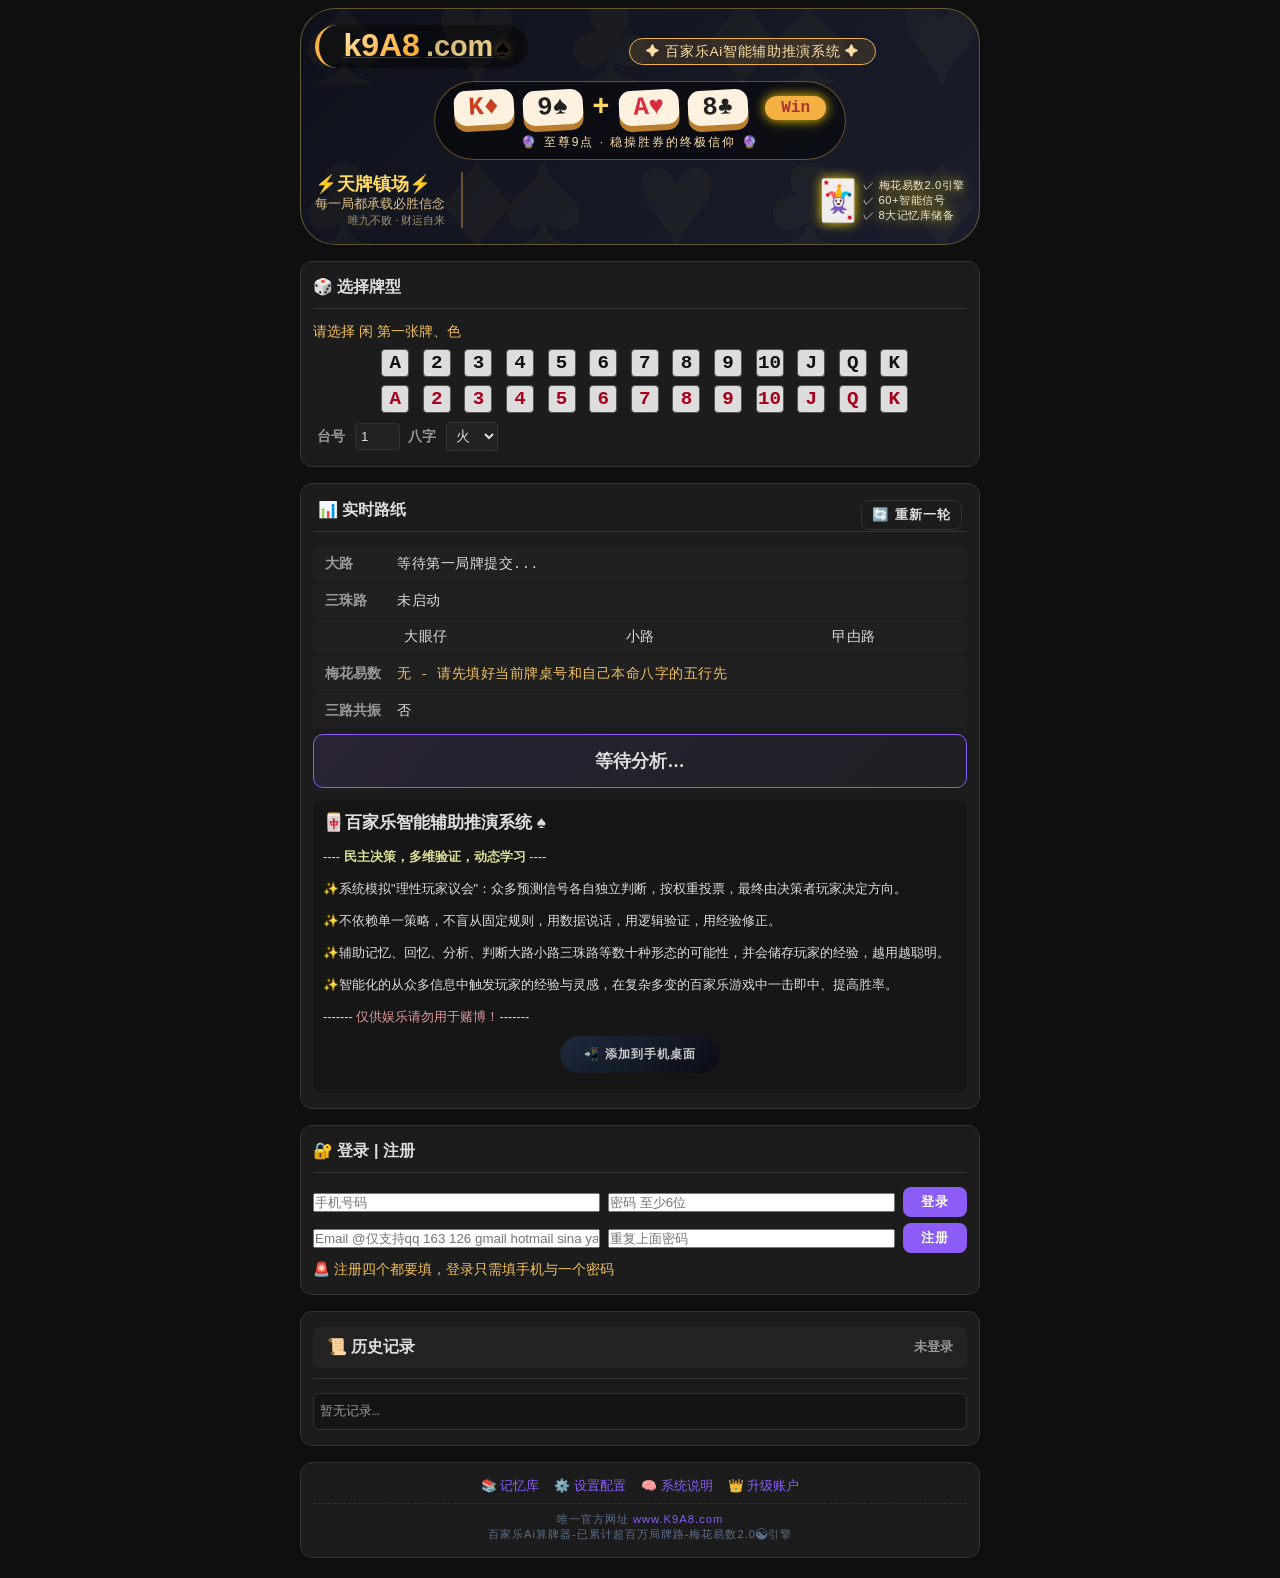
<file: index.html>
<!DOCTYPE html>
<html lang="zh-CN">
<head>
    <meta charset="UTF-8">
    <meta name="viewport" content="width=device-width, initial-scale=1.0">
	<meta name="robots" content="index, follow">
	<meta name="googlebot" content="index, follow">
	<meta name="bingbot" content="index, follow">
    <title>百家乐智能辅助推演系统 - 路单技巧/看路法/投注策略工具 - 首页</title>
	<meta name="keywords" content="百家乐算牌器,百家乐记牌器,百家乐预测,百家乐技巧,百家乐打法,百家乐路单,百家乐看路法,百家乐投注策略,百家乐公式,百家乐缆法,百家乐心态,百家乐职业玩家,百家乐智能辅助,百家乐经验积累,百家乐形态识别,百家乐下三路,百家乐趋势分析,百家乐软件,百家乐工具,Baccarat strategy,Baccarat road map,百家乐梅花易数,百家乐数据分析">
	<meta name="description" content="百家乐智能预测系统，集成大路、三珠路、下三路看路法，易经梅花易数推演结果，辅助提高胜率。支持记忆库、批量测试、Ai算牌记牌。">
	<meta name="author" content="百家乐Ai智能辅助系统">
	<meta name="copyright" content="百家乐职业玩家议会">
	
    <link href="index.css" rel="stylesheet" type="text/css" />	
    <link href="banner.css" rel="stylesheet" type="text/css" />
	
	<link rel="apple-touch-icon" sizes="180x180" href="apple-touch-icon.png">
	<link rel="icon" type="image/png" sizes="32x32" href="favicon-32x32.png">
	<link rel="icon" type="image/png" sizes="16x16" href="favicon-16x16.png">
	<link rel="manifest" href="site.webmanifest">
	<!-- 基础 Web App Manifest -->
	<link rel="manifest" href="/manifest.json">
	
	<!-- 标准跨平台标签 -->
	<meta name="mobile-web-app-capable" content="yes">
	
	<!-- iOS Safari 全屏支持 -->
	<meta name="apple-mobile-web-app-capable" content="yes">
	<meta name="apple-mobile-web-app-status-bar-style" content="black-translucent">
	<meta name="apple-mobile-web-app-title" content="百家乐推演K9A8">

	<!-- iOS 桌面图标（需要准备好对应的图片） -->
	<link rel="apple-touch-icon" href="/apple-touch-icon.png">
	<link rel="apple-touch-icon" sizes="180x180" href="/apple-touch-icon.png">

	<!-- 主题色（支持 Chrome 地址栏变色） -->
	<meta name="theme-color" content="#0a0a0a">
</head>
<body>

    <div class="container">

	<!-- K9A8 Banner 组件 -->
	<div class="k9a8-banner">
		<div class="brand-core">
			<div class="domain-magic">
				<a href="https://k9a8.com/" title="百家乐Ai算牌器-智能辅助推演系统"><span class="domain">k9A8</span><span class="domain-tld">.com</span></a>
                <span class="card-symbol">♠️</span>
			</div>
			<h1 class="badge-9point">✦  百家乐Ai智能辅助推演系统  ✦</h1>
		</div>
		<div class="winning-meaning">
			<div class="hand-demo">
				<span class="cardLogo diamond">K♦</span>
				<span class="cardLogo">9♠</span>
				<span class="plus-sign">+</span>
				<span class="cardLogo heart">A♥</span>
				<span class="cardLogo">8♣</span>
				<span class="total-9">Win</span>
			</div>
			<div class="tagline">🔮 至尊9点 · 稳操胜券的终极信仰 🔮</div>
		</div>
		<div class="baccarat-aura">
			<div class="invincible-saying">
				<p class="big-odds">⚡天牌镇场⚡</p>
				<p>每一局都承载必胜信念</p>
				<p style="font-size:0.7rem;opacity:0.7;">唯九不败 · 财运自来</p>
			</div>
			<div class="shiny-icon">
				🃏
				<div class="feature-text-list">
					<p>✓ 梅花易数2.0引擎</p>
					<p>✓ 60+智能信号</p>
					<p>✓ 8大记忆库储备</p>
				</div>
			</div>
		</div>
	</div>
	
        <!-- 输入区（移到顶部） -->
		<div class="card" id="card-input">
			<div class="card-header" id="card-header-title">
				<span id="header-title-text">🎲 选择牌型</span>
				<span class="header-display" id="header-selected-display"></span>
				<button id="btn-back" class="secondary">< 回退</button>
			</div>
			<div class="inputHint" id="input-hint">请选择 闲 第一张牌、色</div>
			<div id="pick-area">
				<div class="pick-row" id="row-black"></div>
				<div class="pick-row" id="row-red"></div>
			</div>
			<div class="selectedDisplay" id="selected-display"></div>
			
			<div style="display:flex; gap:8px; margin-left:4px;">
				<div class="controls-row">
					<label>台号</label>
					<input class="tableNum" id="table-num" type="number" min="1" max="99" value="1">
					<label>八字</label>
					<select class="birthElement" id="birth-element">
						<option value="金">金</option>
						<option value="木">木</option>
						<option value="水">水</option>
						<option value="火" selected>火</option>
						<option value="土">土</option>
					</select>
				</div>
					<button id="btn-submit2" style="display:none; margin-left:10px;" title="提交闲庄牌面点数">✅ 提交</button>
			</div>
		</div>

		
        <!-- 路纸显示 -->
        <div class="card">
            <div class="card-header" id="card-header-title" style="display: flex;padding: 1px 5px;">
				📊 实时路纸    <button id="btn-reset" class="secondary"> 🔄 重新一轮</button>
			</div>
            <div id="road-display">
                <div class="road-row" id="row-bigroad">
                    <span class="road-label">大路</span>
                    <span class="road-value road-value-clip" id="val-bigroad">...等待第一局牌提交</span>
                    <!-- <input type="checkbox" class="road-checkbox" id="chk-bigroad" checked> -->
                </div>
                <div class="road-row" id="row-threepos">
                    <span class="road-label">三珠路</span>
                    <span class="road-value road-value-clip" id="val-threepos">未启动</span>
                    <!-- <input type="checkbox" class="road-checkbox" id="chk-threepos" checked> -->
                </div>
                <div class="road-row" id="row-3roads">
                    <!-- <span class="road-label">下路</span> -->
                    <div class="three-col">
                        <span class="road-value" id="val-bigeye">大眼仔</span>
                        <span class="road-value" id="val-smallroad">小路</span>
                        <span class="road-value" id="val-cockroach">曱甴路</span>
                    </div>
                    <!-- <input type="checkbox" class="road-checkbox" id="chk-3roads" checked> -->
                </div>
				
                <div class="road-row" id="row-meihua">
                    <span class="road-label">梅花易数</span>
                    <span class="road-value gold" id="val-meihua">无 - 请先填好当前牌桌号和自己本命八字的五行先</span>
                    <!-- <input type="checkbox" class="road-checkbox" id="chk-meihua" checked> -->
                </div>
				
                <div class="road-row" id="row-resonance">
                    <span class="road-label">三路共振</span>
                    <span class="road-value" id="val-resonance">否</span>
                    <!-- <input type="checkbox" class="road-checkbox" id="chk-resonance" checked> -->
                </div>
                <div class="final-judgment" id="final-judgment">等待分析…</div>
                <div class="vote-detail" id="vote-detail">
				      <div style="font-size:0.8rem;color: #ddd;">
						<strong style="font-size:13pt">🀄百家乐智能辅助推演系统 ♠️</strong></br></br>					
						---- <strong style="color: #dd9; ">民主决策，多维验证，动态学习</strong> ----</br></br>
						✨系统模拟"理性玩家议会"：众多预测信号各自独立判断，按权重投票，最终由决策者玩家决定方向。</br></br>
						✨不依赖单一策略，不盲从固定规则，用数据说话，用逻辑验证，用经验修正。</br></br>
						✨辅助记忆、回忆、分析、判断大路小路三珠路等数十种形态的可能性，并会储存玩家的经验，越用越聪明。</br></br>
						✨智能化的从众多信息中触发玩家的经验与灵感，在复杂多变的百家乐游戏中一击即中、提高胜率。</br></br>
						 ------- <font style="color: #d99; ">仅供娱乐请勿用于赌博！</font>-------
					 </div>
							 
					 <!-- 安装引导按钮 + 智能提示 -->
						<div style="text-align:center; margin: 10px 10px;">
						  <button id="installBtn" style="background: linear-gradient(145deg,#1f2a3e,#0a0c14); border:0px solid #3498db; color:#ccc; padding:10px 20px; border-radius:60px; font-size:0.75rem; font-weight:bold; cursor:pointer; width:auto; min-width:160px;">
							📲 添加到手机桌面
						  </button>
						</div>

						<div id="installGuide" style="display:none; background:#1e1e2a; margin:0 16px 20px 16px; padding:16px; border-radius:20px; border-left:4px solid #F5B042; font-size:0.75rem; color:#ddd;">
						  <span id="guideText"></span>
						  <div style="text-align:right; margin-top:10px;">
							<button onclick="document.getElementById('installGuide').style.display='none'" style="background:none; border:none; color:#F5B042;">知道啦 ✨</button>
						  </div>
						</div>

						<script>
						  (function() {
							var btn = document.getElementById('installBtn');
							var guideDiv = document.getElementById('installGuide');
							var guideText = document.getElementById('guideText');
							var ua = navigator.userAgent.toLowerCase();
							var isAndroid = ua.indexOf('android') > -1;
							var isIos = /iphone|ipad|ipod/.test(ua);
							var isMobile = isAndroid || isIos;

							// 如果不支持安装提示，直接显示手动引导
							btn.addEventListener('click', function() {
							  if (isAndroid) {
								guideText.innerHTML = '📱 Android 安卓：<br><br>1️⃣ 点击右上角 <strong>⋮</strong> 菜单<br>2️⃣ 选择 <strong>「添加到主屏幕」</strong><br>3️⃣ 确认名称后点击 <strong>「添加」</strong><br><br>✨ 下次从桌面图标直接打开，和 App 一样！';
								guideDiv.style.display = 'block';
							  } 
							  else if (isIos) {
								guideText.innerHTML = '📱 iPhone / iPad 苹果：<br><br>1️⃣ 点击底部 <strong>「分享」图标</strong>（方框+箭头）<br>2️⃣ 向下滑动，选择 <strong>「添加到主屏幕」</strong><br>3️⃣ 点击右上角 <strong>「添加」</strong><br><br>🌟 完成后桌面会出现 K9A8 图标。';
								guideDiv.style.display = 'block';
							  } 
							  else {
								alert('请在手机浏览器（Chrome / Safari）中打开此页面');
							  }
							});

							// 如果已经是桌面模式（全屏 Web App），隐藏按钮或提示
							if (window.navigator.standalone === true || window.matchMedia('(display-mode: standalone)').matches) {
							  if(btn) btn.style.display = 'none';
							}
						  })();
						</script>
						
				</div>			
            </div>
        </div>
		
		<div class="card" id="login-card"  style="display:none;">
			<div class="card-header">🔐 登录 | 注册</div>
			<div class="controls-row" style="margin-bottom:6px;">
				<input id="login-phone" placeholder="手机号码" style="flex:1;">
				<input id="login-pwd" type="password" placeholder="密码 至少6位" style="flex:1;">
				<button id="btn-login" type="button">登录</button>
			</div>
			<div class="controls-row">
				<input id="login-email" placeholder="Email @仅支持qq 163 126 gmail hotmail sina yahoo" style="flex:1;">
				<input id="login-pwd2" type="text" placeholder="重复上面密码" style="flex:1;">
				<button id="btn-register" type="button">注册</button>
			</div>
			<div id="login-status" style="margin-top:8px; font-size:0.85rem; color:#f0c060;">🚨 注册四个都要填，登录只需填手机与一个密码</div>
		</div>

        <!-- 历史 -->
        <div class="card">
            <div class="card-header">
				<div class="winrate-bar">
				📜 历史记录   <span class="winrate-detail" id="winrate-detail" style="display:none;">共 0 次 | 中 0 次</span> 
				<span class="winrate-detail" id="logonOK" style="margin-left:auto;">未登录</span>
				</div>			
			</div>
            <div class="history-list" id="history-list">暂无记录…</div>
        </div>

		<div class="card">
			<nav>
				<!-- <a href="index.html">🏠 首页</a> -->
				<a href="update.html">📚 记忆库</a>
				<a href="setting.html">⚙️ 设置配置</a>
				<a href="readme.html">🧠 系统说明</a>
				<a href="#"  onclick="document.getElementById('vote-detail').innerHTML = document.getElementById('userUP').innerHTML;">👑 升级账户</a>
			</nav>
			<div  class="end-detail">
				<footer>
					唯一官方网址 <a href="https://www.k9a8.com/" title="百家乐Ai算牌器-智能辅助推演系统">www.K9A8.com</a><br>
					百家乐Ai算牌器-已累计超百万局牌路-梅花易数2.0☯引擎
				</footer>
			</div>					
		</div>
		
    </div>
	
	
	<div id="user0" style="display:none; ">
		-------- <strong>✅ 登入成功  </strong> --------
		<div style="font-size:15px;line-height:1.8;margin-top:6px;">
			<strong style="font-size:11pt;color: #dd9; ">🆓 免费用户</strong> :  ⚠️每轮有限定局数，无法设置权重、信号追踪等配置，没有配备大数据库，无法积累经验。</br></br>
			
				<strong>升级</strong> - <strong style="color: var(--gold);">👑高级用户</strong> - 有以下优势： </br>
				➡️ 无任何功能限制，自由设定60多种信号的票数权重。</br>
				➡️ 拥有万+轮牌局的记忆库（每轮按正规八副牌平均75局做记录）并持续增加更新。</br>
				➡️ 收揽了百家乐游戏的全部形态与路数，任何牌型都能触发供你选择。</br>
				➡️ 智能模式辅助判断转折点，提供多维度参考，避免情绪化游戏。</br>
				➡️ 结合经验以及临场判断，加上信号的票数权重，会让结果更加精准。</br>	
				➡️ 自定义追踪信号连续输赢，大部分信号很少连输连赢4次。</br></br>
				
			🔥 无限制畅用、解锁全部信号与完整大数据？🎰提升胜率？ </br>
			 --> 
			 <!-- <button onclick="location.href='readme.html'" title="点击查看详细的系统说明手册" style="margin-left:5px;">详细系统说明</button> -->  <button onclick="document.getElementById('vote-detail').innerHTML = document.getElementById('userUP').innerHTML;" title="点击升级高级用户,尊享顶级推演体验！" style="background:#e74c3c; margin-left:10px;">升级👑高级用户</button>  <button onclick="location.href='update.html'" title="点击进入导入界面" style="margin-left:10px;">📥 导入记忆库</button></br>
			 
		</div>
	</div>
	
	<div id="user1" style="display:none; ">
		-------- ✅ <strong>登入成功  </strong> --------</br></br>
		<strong style="color: #e74c3c;font-size:11pt;">👑 高级用户</strong> -- <strong style="font-size:10pt;color: #dd9;">欢迎使用本系统，你已拥有全部功能的终身使用权！</strong></br></br>
		-- <strong style="color: var(--gold);">现在你可以：</strong> </br> </br>
		<button onclick="location.href='setting.html'" title="点击进入配置页面" style="margin-left:10px;background:#2ecc71;">⚙️ 投票追踪配置</button> 
		<button onclick="location.href='update.html'" title="点击进入导入界面" style="margin-left:10px;">📥 导入记忆库</button></br></br>
		</br> * 如果 “第一次登入高级用户” 或 “清理了浏览器缓存” 或 “更换了设备” 就需要 - 导入记忆库</br>
		</br> * 不要分享账号给他人使用，会污染你账号积累的经验与分析结果</br>
		</br> * 系统会记录你每一轮的胜负与倾向，以及信号的胜负值，他人同时使用会造成数据错乱影响分析</br>
	</div>
	
	<div id="user2" style="display:none; ">
		✅<strong>登入成功  </strong> </br></br>
		👑 <strong style="color: var(--gold);">vip用户</strong>  <strong style="font-size:10pt;color:#dd9;">尊贵的用户欢迎您使用本系统，祝您旗开得胜、顺风顺水、一本万利！</strong></br></br>
	</div>
	
	<div id="user3" style="display:none; "> ---- 管理员登入成功 ----</br></br> </div>
	
	<div id="user4" style="display:none; "> <strong style="color: var(--gold);">👑 上帝来了!</strong></br></br></div>	
	
	<div id="userUP" style="display:none; ">
				<style>
					.price-banner {
						background: linear-gradient(95deg, #1f2a3e, #0b0e14);
						border-radius: 2rem;
						padding: 1.8rem 0;
						text-align: center;
						border: 1px solid #f5b04260;
						margin-top: 1rem;
					}					
					.price {
						font-size: 2rem;
						font-weight: 800;
						color: #FACC15;
					}
					.btn-glow {
						background: #f5b04220;
						border: 1px solid #f5b042;
						padding: 0.6rem 1.6rem;
						border-radius: 40px;
						color: #ffdf9c;
						font-weight: bold;
						margin-top: 1rem;
						display: inline-block;
						transition: 0.2s;
						cursor: default;
					}
				</style>
				<!-- 会员升级区块 首批升级用户赠送终身会员 -->
				<div class="price-banner">
					<div style="font-size: 1.3rem; font-weight: 500;">🔐 解锁全功能 · 高级用户</div>
					<div style="margin: 12px 0;">RMB <span class="price">¥498 /年</span> </div>
					<div style="background: #e74c3c; display: inline-block; padding: 6px 18px; border-radius: 48px; margin: 10px 0; font-size: 1.0rem;">
						🔥 <strong>首批升级用户 : 赠送终身会员</strong>
					</div>
					<div style="font-size: 0.8rem; margin-top: 14px;">*收费由<strong style="color: var(--gold);">闲鱼</strong>担保交易，确认之前自由退款</div>
					<div class="btn-glow"><img class="xianyu" src="xianyu.jpg" width="230" height="230" Alt="闲鱼二维码" /></br>使用 支付宝、闲鱼、抖音、微信 扫一扫</div>
					<div style="font-size: 0.7rem; margin-top: 14px;">-- 先保存到相册在扫一扫导入 --</div>
				</div>

				</br>
	</div>
	
	<div id="loading-overlay" style="display:none; position:fixed; top:0; left:0; width:100%; height:100%; background:rgba(0,0,0,0.7); z-index:9999; display:none; justify-content:center; align-items:center;">
		<div style="text-align:center;">
			<div style="width:50px; height:50px; border:4px solid #333; border-top-color:#8b5cf6; border-radius:50%; animation:spin 0.8s linear infinite; margin:0 auto 12px;"></div>
			<span style="color:#ddd;">正在连接…</span>
		</div>
	</div>	
	<style>@keyframes spin { to { transform: rotate(360deg); } }</style>
	
	
    <script src="app.js"></script>
    <script src="pako.min.js"></script>
	
	
	<!-- Cloudflare Web Analytics --><script defer src='https://static.cloudflareinsights.com/beacon.min.js' data-cf-beacon='{"token": "4a306dd8e28f41f3b024db43b3ef7d7c"}'></script><!-- End Cloudflare Web Analytics -->
	
	<script type="application/ld+json">
{
  "@context": "https://schema.org",
  "@type": "SoftwareApplication",
  "name": "K9A8百家乐智能辅助推演系统",
  "alternateName": "百家乐AI算牌预测器",
  "url": "https://k9a8.com/index.html",
  "applicationCategory": "GameStrategy",
  "operatingSystem": "Web, iOS, Android",
  "description": "基于Ai投票、大数据、梅花易数2.0的百家乐智能辅助判断工具，提供大路、小路、三珠路、智能决策等60+信号。",
  "offers": {
    "@type": "Offer",
    "price": "498",
    "priceCurrency": "CNY",
    "availability": "https://schema.org/OnlineOnly"
  },
  "aggregateRating": {
    "@type": "AggregateRating",
    "ratingValue": "4.7",
    "ratingCount": "328"
  },
  "creator": {
    "@type": "Organization",
    "name": "K9A8百家乐玩家议会"
  }
}
</script>
</body>
</html>
</file>
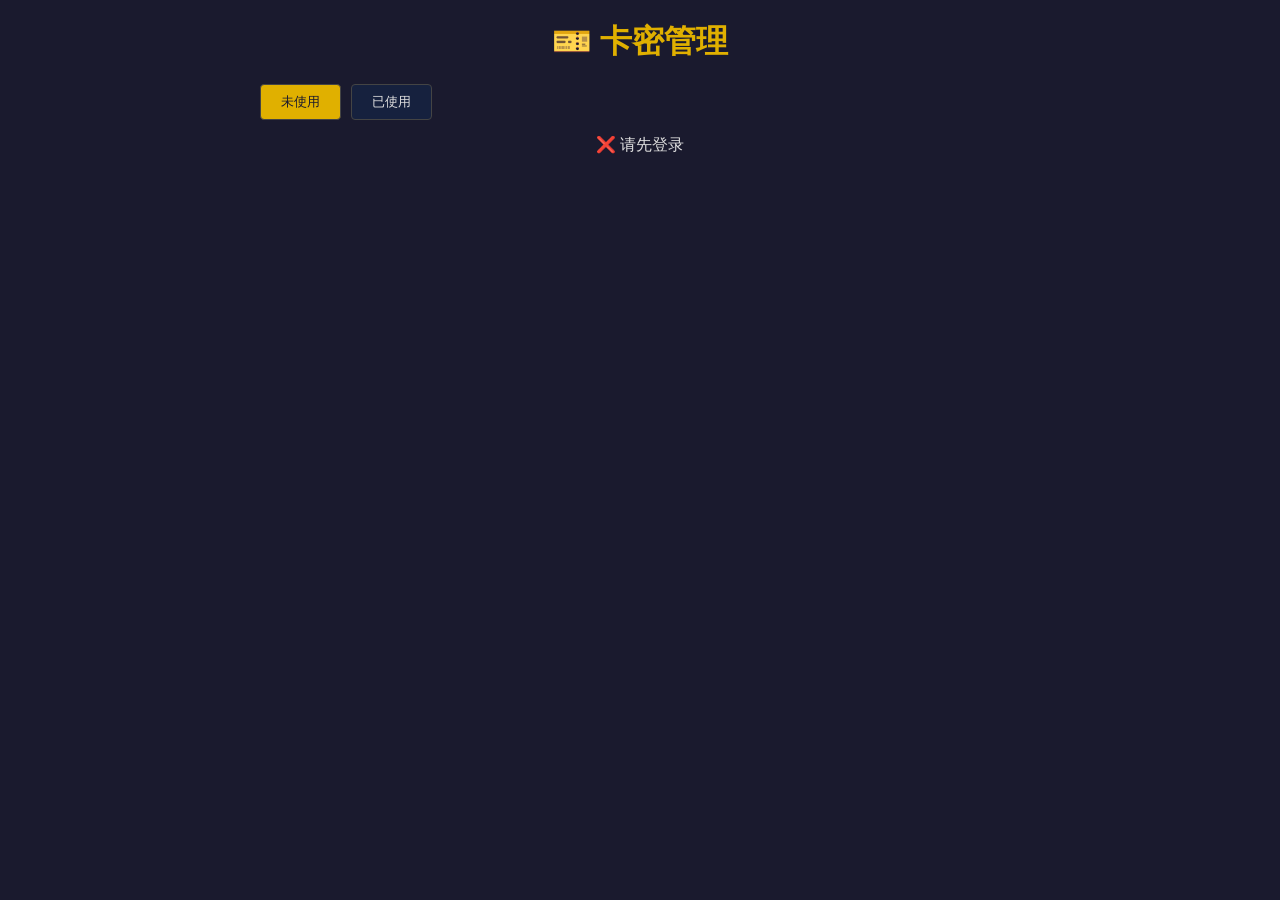
<file: cards.html>
<!DOCTYPE html>
<html lang="zh">
<head>
    <meta charset="UTF-8">
    <title>卡密管理</title>
    <style>
        * { margin:0; padding:0; box-sizing:border-box; }
        body { background:#1a1a2e; color:#e0e0e0; font-family:'Microsoft YaHei',sans-serif; padding:20px; max-width:800px; margin:0 auto; }
        h1 { text-align:center; color:#e0b000; margin-bottom:20px; }
        .tabs { display:flex; gap:10px; margin-bottom:15px; }
        .tabs button { padding:8px 20px; background:#16213e; color:#e0e0e0; border:1px solid #444; border-radius:4px; cursor:pointer; }
        .tabs button.active { background:#e0b000; color:#1a1a2e; }
        table { width:100%; border-collapse:collapse; background:#16213e; border-radius:6px; overflow:hidden; }
        th { background:#0f3460; color:#e0b000; padding:10px; text-align:left; }
        td { padding:10px; border-bottom:1px solid #1a1a2e; }
        .status { margin:10px 0; text-align:center; }
    </style>
</head>
<body>
    <h1>🎫 卡密管理</h1>
    <div class="tabs">
        <button id="btnUnused" class="active" onclick="loadCards('unused')">未使用</button>
        <button id="btnUsed" onclick="loadCards('used')">已使用</button>
    </div>
    <div class="status" id="status"></div>
    <table>
        <thead id="tableHead"></thead>
        <tbody id="tableBody"></tbody>
    </table>

    <script>
        const API_BASE = 'https://api.k9a8.com';
        const userId = localStorage.getItem('bac_user_id') || '';
        const userPwd = localStorage.getItem('bac_user_pwd') || '';

        async function loadCards(type) {
            document.getElementById('btnUnused').classList.toggle('active', type === 'unused');
            document.getElementById('btnUsed').classList.toggle('active', type === 'used');

            try {
                const res = await fetch(`${API_BASE}/api/cards?type=${type}&userId=${userId}&userPwd=${userPwd}`, {
						headers: { 'X-FP': localStorage.getItem('bac_fp') || '' }
					});
                const data = await res.json();
                if (!res.ok) throw new Error(data.error);

                const head = document.getElementById('tableHead');
                const body = document.getElementById('tableBody');

                if (type === 'unused') {
                    head.innerHTML = '<tr><th>未使用的卡密</th></tr>'; 
                    body.innerHTML = data.cards.map(c => 
                        `<tr align='center'><td>${c.code}</td></tr>`
                    ).join('');
                } else {
                    head.innerHTML = '<tr><th>卡密</th><th>使用者</th><th>使用时间</th></tr>';
                    body.innerHTML = data.cards.map(c => 
                        `<tr><td>${c.code}</td><td>${c.usedBy || '未知'}</td><td>${c.usedAt ? new Date(c.usedAt).toLocaleString('zh-CN') : '未知'}</td></tr>`
                    ).join('');
                }
                document.getElementById('status').textContent = `共 ${data.cards.length} 条`;
            } catch(e) {
                document.getElementById('status').textContent = '❌ ' + (e.message || '加载失败');
            }
        }

        if (!userId) {
            document.getElementById('status').textContent = '❌ 请先登录';
        } else {
            loadCards('unused');
        }
    </script>
</body>
</html>
</file>
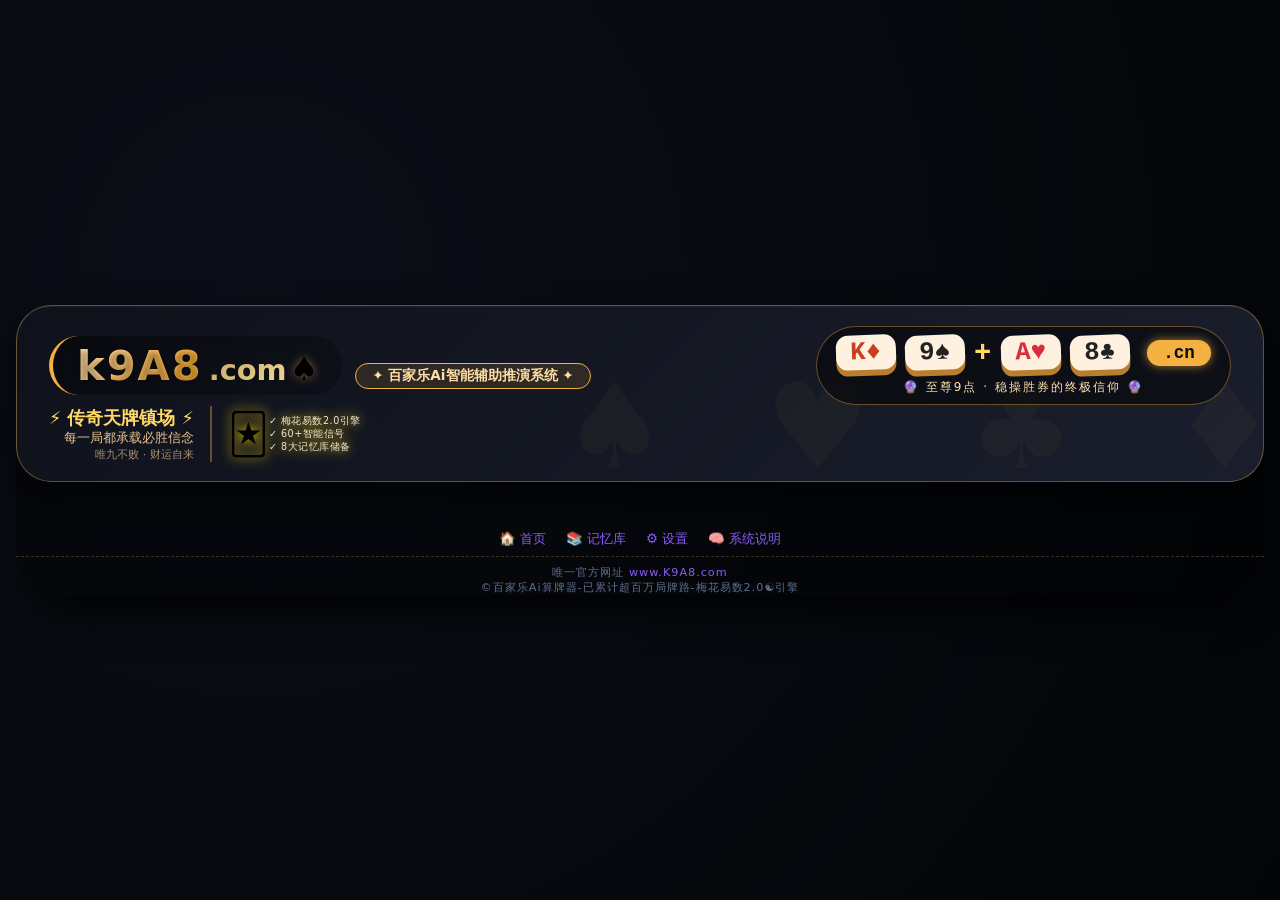
<file: logo.html>
<!DOCTYPE html>
<html lang="zh-CN">
<head>
    <meta charset="UTF-8">
    <meta name="viewport" content="width=device-width, initial-scale=1.0, user-scalable=no">
	<meta name="robots" content="index, follow">
	<meta name="googlebot" content="index, follow">
	<meta name="bingbot" content="index, follow">
    <title>K9A8 · 天生9点 | 百家乐神牌组合</title>
	<meta name="keywords" content="百家乐算牌器,百家乐记牌器,百家乐预测,百家乐技巧,百家乐打法,百家乐路单,百家乐大路,百家乐小路,百家乐三珠路,百家乐大眼仔,百家乐看路法,百家乐投注策略,百家乐公式,百家乐缆法,百家乐心态,百家乐职业玩家,百家乐智能辅助,百家乐经验积累,百家乐形态识别,百家乐下三路,百家乐趋势分析,百家乐软件,百家乐工具,Baccarat strategy,Baccarat road map,百家乐梅花易数,百家乐数据分析">
	<meta name="description" content="百家乐智能预测系统，集成大路、小路、三珠路、下三路看路法，民主投票+梅花易数推演，辅助提高胜率。支持记忆库、批量测试、Ai算牌记牌。">
	<meta name="author" content="百家乐Ai智能辅助系统">
	<meta name="copyright" content="百家乐职业玩家议会">
	<link rel="apple-touch-icon" sizes="180x180" href="apple-touch-icon.png">
	<link rel="icon" type="image/png" sizes="32x32" href="favicon-32x32.png">
	<link rel="icon" type="image/png" sizes="16x16" href="favicon-16x16.png">
	<link rel="manifest" href="site.webmanifest">
    <style>
        * {
            margin: 0;
            padding: 0;
            box-sizing: border-box;
        }

        /* 整体背景设定 —— 延续百家乐系统的黑金奢华感 */
        body {
            background: radial-gradient(circle at 20% 30%, #0b0e17, #030507);
            min-height: 100vh;
            display: flex;
            justify-content: center;
            align-items: center;
            font-family: 'Segoe UI', 'Poppins', 'Inter', 'Montserrat', system-ui, -apple-system, 'Roboto', sans-serif;
            padding: 1rem;
        }

        /* 主容器，展示banner的区域，同时可以作为一个header模拟 */
        .banner-container {
            max-width: 1280px;
            width: 100%;
            margin: 0 auto;
            border-radius: 3rem;
            background: rgba(0, 0, 0, 0.35);
            backdrop-filter: blur(2px);
            box-shadow: 0 30px 45px -20px black;
        }

        /* ========= 核心 LOGO BANNER ========= */
        .k9a8-logo-banner {
            background: linear-gradient(135deg, #0f121b 0%, #1a1e2c 100%);
            border-radius: 2.2rem;
            padding: 1.2rem 2rem;
            display: flex;
            flex-wrap: wrap;
            align-items: center;
            justify-content: space-between;
            border: 1px solid rgba(255, 200, 80, 0.35);
            box-shadow: 0 15px 35px rgba(0,0,0,0.6), inset 0 1px 0 rgba(255,255,255,0.05);
            transition: all 0.2s ease;
            position: relative;
            overflow: hidden;
        }

        /* 奢华光晕底纹（扑克暗纹） */
        .k9a8-logo-banner::before {
            content: "♠ ♥ ♣ ♦";
            font-size: 9rem;
            position: absolute;
            bottom: -30px;
            right: -20px;
            opacity: 0.03;
            font-family: monospace;
            pointer-events: none;
            letter-spacing: 15px;
            color: #ffd966;
        }

        /* 左侧 品牌核心区 */
        .brand-core {
            display: flex;
            align-items: baseline;
            flex-wrap: wrap;
            gap: 0.8rem;
            z-index: 2;
        }

        .domain-magic {
            display: flex;
            align-items: baseline;
            background: linear-gradient(145deg, #00000070, #00000030);
            backdrop-filter: blur(8px);
            padding: 0.3rem 1.3rem 0.3rem 1.5rem;
            border-radius: 100px;
            border-left: 4px solid #F5B042;
        }

        .domain {
            font-size: 2.6rem;
            font-weight: 800;
            letter-spacing: 2px;
            background: linear-gradient(135deg, #FFE6B0, #FFBF60, #F5A623);
            background-clip: text;
            -webkit-background-clip: text;
            color: transparent;
            text-shadow: 0 2px 5px rgba(0,0,0,0.3);
        }

        .domain-tld {
            font-size: 1.8rem;
            font-weight: 600;
            background: linear-gradient(145deg, #C0A56B, #F5D98F);
            background-clip: text;
            -webkit-background-clip: text;
            color: transparent;
            margin-left: 6px;
        }

        .badge-9point {
            background: #F5B04220;
            border: 1px solid #F5B042;
            border-radius: 60px;
            padding: 0.2rem 1rem;
            font-size: 0.85rem;
            color: #FFDFA5;
            backdrop-filter: blur(4px);
            white-space: nowrap;
        }

        .card-symbol {
            font-size: 2rem;
            margin: 0 0.2rem;
            filter: drop-shadow(0 0 4px rgba(245,176,66,0.5));
        }

        /* 中间寓意说明区域 */
        .winning-meaning {
            display: flex;
            flex-direction: column;
            align-items: center;
            background: rgba(0, 0, 0, 0.45);
            backdrop-filter: blur(12px);
            padding: 0.5rem 1.2rem;
            border-radius: 3rem;
            border: 1px solid rgba(245,176,66,0.4);
            margin: 0.1rem 0;
        }

        .hand-demo {
            display: flex;
            align-items: center;
            gap: 0.6rem;
            font-family: 'Courier New', monospace;
            font-weight: bold;
        }

        .cardLogo {
            background: #fff1e0;
            color: #222;
            padding: 0.2rem 0.9rem;
            border-radius: 12px;
            font-size: 1.6rem;
            font-weight: 800;
            box-shadow: 0 6px 0 #b97f2e;
            transform: rotate(-2deg);
            display: inline-block;
        }

        .cardLogo:last-child {
            transform: rotate(3deg);
            background: #fff5e8;
        }

        .plus-sign {
            font-size: 1.8rem;
            font-weight: 800;
            color: #FFD966;
        }

        .total-9 {
            background: #f5b042;
            color: #0a0b12;
            padding: 0.2rem 1rem;
            border-radius: 60px;
            font-weight: 800;
            font-size: 1.1rem;
            margin-left: 8px;
            box-shadow: 0 0 10px #f5b042aa;
        }

        .tagline {
            font-size: 0.75rem;
            letter-spacing: 2px;
            color: #FFDEAD;
            margin-top: 8px;
            text-transform: uppercase;
        }

        /* 右侧百家乐意象 */
        .baccarat-aura {
            display: flex;
            gap: 1rem;
            align-items: center;
            z-index: 2;
        }

        .invincible-saying {
            text-align: right;
            border-right: 2px solid #f5b04260;
            padding-right: 1rem;
        }

        .invincible-saying p {
            font-size: 0.8rem;
            font-weight: 500;
            color: #E5C28E;
        }

        .invincible-saying .big-odds {
            font-size: 1.1rem;
            font-weight: 800;
            color: #FFD966;
        }

        .shiny-icon {
            font-size: 2.5rem;
            filter: drop-shadow(0 0 6px gold);
            display: flex;
            align-items: center;
        }

        /* 响应式 */
        @media (max-width: 850px) {
            .k9a8-logo-banner {
                flex-direction: column;
                align-items: stretch;
                gap: 1rem;
                padding: 1.2rem;
            }
            .brand-core {
                justify-content: left;
            }
            .winning-meaning {
                align-self: center;
                width: fit-content;
            }
            .baccarat-aura {
                justify-content: space-between;
                margin-top: 0rem;
            }
            .domain {
                font-size: 2rem;
            }
            .domain-tld {
                font-size: 1.4rem;
            }
        }

        /* 定制各花色字色 */
        .cardLogo.diamond {
            color: #c73f1e;
        }
        .cardLogo.heart {
            color: #da2c3d;
        }
		
        .feature-text-list p {
            font-size: 0.6rem;
            color: #f0e6d2;
            white-space: nowrap;
            letter-spacing: 0.5px;
        }
		
        @media (max-width: 550px) {
            .hand-demo .cardLogo {
                font-size: 1.2rem;
                padding: 0.1rem 0.6rem;
            }
            .plus-sign {
                font-size: 1.2rem;
            }
        }

        /* 额外装饰 金色点状 */
        .k9a8-logo-banner::after {
            content: "";
            position: absolute;
            top: -30%;
            left: -20%;
            width: 180px;
            height: 180px;
            background: radial-gradient(circle, rgba(245,176,66,0.1) 0%, rgba(0,0,0,0) 70%);
            border-radius: 50%;
            pointer-events: none;
        }

        /* 一个小卡片悬浮效果 */
        .cardLogo {
            transition: transform 0.2s, box-shadow 0.2s;
        }
        .cardLogo:hover {
            transform: translateY(-3px) rotate(0deg);
            box-shadow: 0 8px 0 #b97f2e;
        }
		
		.card { margin-top: 3rem;  }
		.card nav { display:flex; justify-content:center; gap:20px; flex-wrap:nowrap;font-size:10pt; }
		.card nav a { color:#8b5cf6;text-decoration:none; }
		.card .end-detail { margin-top: 0.5rem; text-align: center; font-size: 0.7rem; letter-spacing: 1px; color: #5b6e8c; border-top: 1px dashed #3a3220; padding-top: 0.5rem; }
		.card .end-detail a { color:#8b5cf6;text-decoration:none; }
    </style>
	
	<!-- 基础 Web App Manifest -->
	<link rel="manifest" href="/manifest.json">

	<!-- 标准跨平台标签 -->
	<meta name="mobile-web-app-capable" content="yes">
	
	<!-- iOS Safari 全屏支持 -->
	<meta name="apple-mobile-web-app-capable" content="yes">
	<meta name="apple-mobile-web-app-status-bar-style" content="black-translucent">
	<meta name="apple-mobile-web-app-title" content="百家乐推演K9A8">

	<!-- iOS 桌面图标（需要准备好对应的图片） -->
	<link rel="apple-touch-icon" href="/apple-touch-icon.png">
	<link rel="apple-touch-icon" sizes="180x180" href="/apple-touch-icon.png">

	<!-- 主题色（支持 Chrome 地址栏变色） -->
	<meta name="theme-color" content="#0a0a0a">
</head>
<body>
<div class="banner-container">
    <!-- LOGO BANNER : 完美诠释 K9 A8 在百家乐中天赐9点，稳赢不赔 -->
    <header class="k9a8-logo-banner">
        
        <!-- 左侧: 域名主体 + 寓意 -->
        <div class="brand-core">
            <div class="domain-magic">
                <span class="domain">k9A8</span><span class="domain-tld">.com</span>
                <span class="card-symbol">♠️</span>
            </div>
            <h1 class="badge-9point">✦ 百家乐Ai智能辅助推演系统 ✦</h1>
        </div>

        <!-- 中间: 生动展示 K + 9 与 A + 8 组合示意 -->
        <div class="winning-meaning">
            <div class="hand-demo">
                <span class="cardLogo diamond">K♦</span>
                <span class="cardLogo">9♠</span>
                <span class="plus-sign">+</span>
                <span class="cardLogo heart">A♥</span>
                <span class="cardLogo">8♣</span>
                <span class="total-9">.cn</span>
            </div>
            <div class="tagline">🔮 至尊9点 · 稳操胜券的终极信仰 🔮</div>
        </div>

        <!-- 右侧: 好运象征 + 稳赢不赔标语 -->
        <div class="baccarat-aura">
            <div class="invincible-saying">
                <p class="big-odds">⚡ 传奇天牌镇场 ⚡</p>
                <p>每一局都承载必胜信念</p>
                <p style="font-size: 0.7rem; opacity:0.7;">唯九不败 · 财运自来</p>
            </div>
            <div class="shiny-icon">
                🃏	
                <div class="feature-text-list">
                    <p> ✓ 梅花易数2.0引擎</p>
                    <p> ✓ 60+智能信号</p>
                    <p> ✓ 8大记忆库储备</p>
                </div>
            </div>
        </div>
    </header>

    <div class="card">
			<nav>
				<a href="index.html">🏠 首页</a>
				<a href="update.html">📚 记忆库</a>
				<a href="setting.html">⚙️ 设置</a>
				<a href="readme.html">🧠 系统说明</a>
			</nav>
			<div  class="end-detail">
				<footer>
					唯一官方网址 <a href="https://k9a8.com/" title="百家乐Ai智能辅助推演系统国际主页">www.K9A8.com</a><br>
					©百家乐Ai算牌器-已累计超百万局牌路-梅花易数2.0☯引擎
				</footer>
			</div>					
	</div>
	
</div>


	<script type="application/ld+json">
{
  "@context": "https://schema.org",
  "@type": "SoftwareApplication",
  "name": "K9A8百家乐智能辅助推演系统",
  "alternateName": "百家乐AI算牌预测器",
  "url": "https://k9a8.com/index.html",
  "applicationCategory": "GameStrategy",
  "operatingSystem": "Web, iOS, Android",
  "description": "基于Ai投票、大数据、梅花易数2.0的百家乐智能辅助判断工具，提供大路、小路、三珠路、智能决策等60+信号。",
  "offers": {
    "@type": "Offer",
    "price": "498",
    "priceCurrency": "CNY",
    "availability": "https://schema.org/OnlineOnly"
  },
  "aggregateRating": {
    "@type": "AggregateRating",
    "ratingValue": "4.7",
    "ratingCount": "328"
  },
  "creator": {
    "@type": "Organization",
    "name": "K9A8百家乐玩家议会"
  }
}
</script>
</body>
</html>
</file>
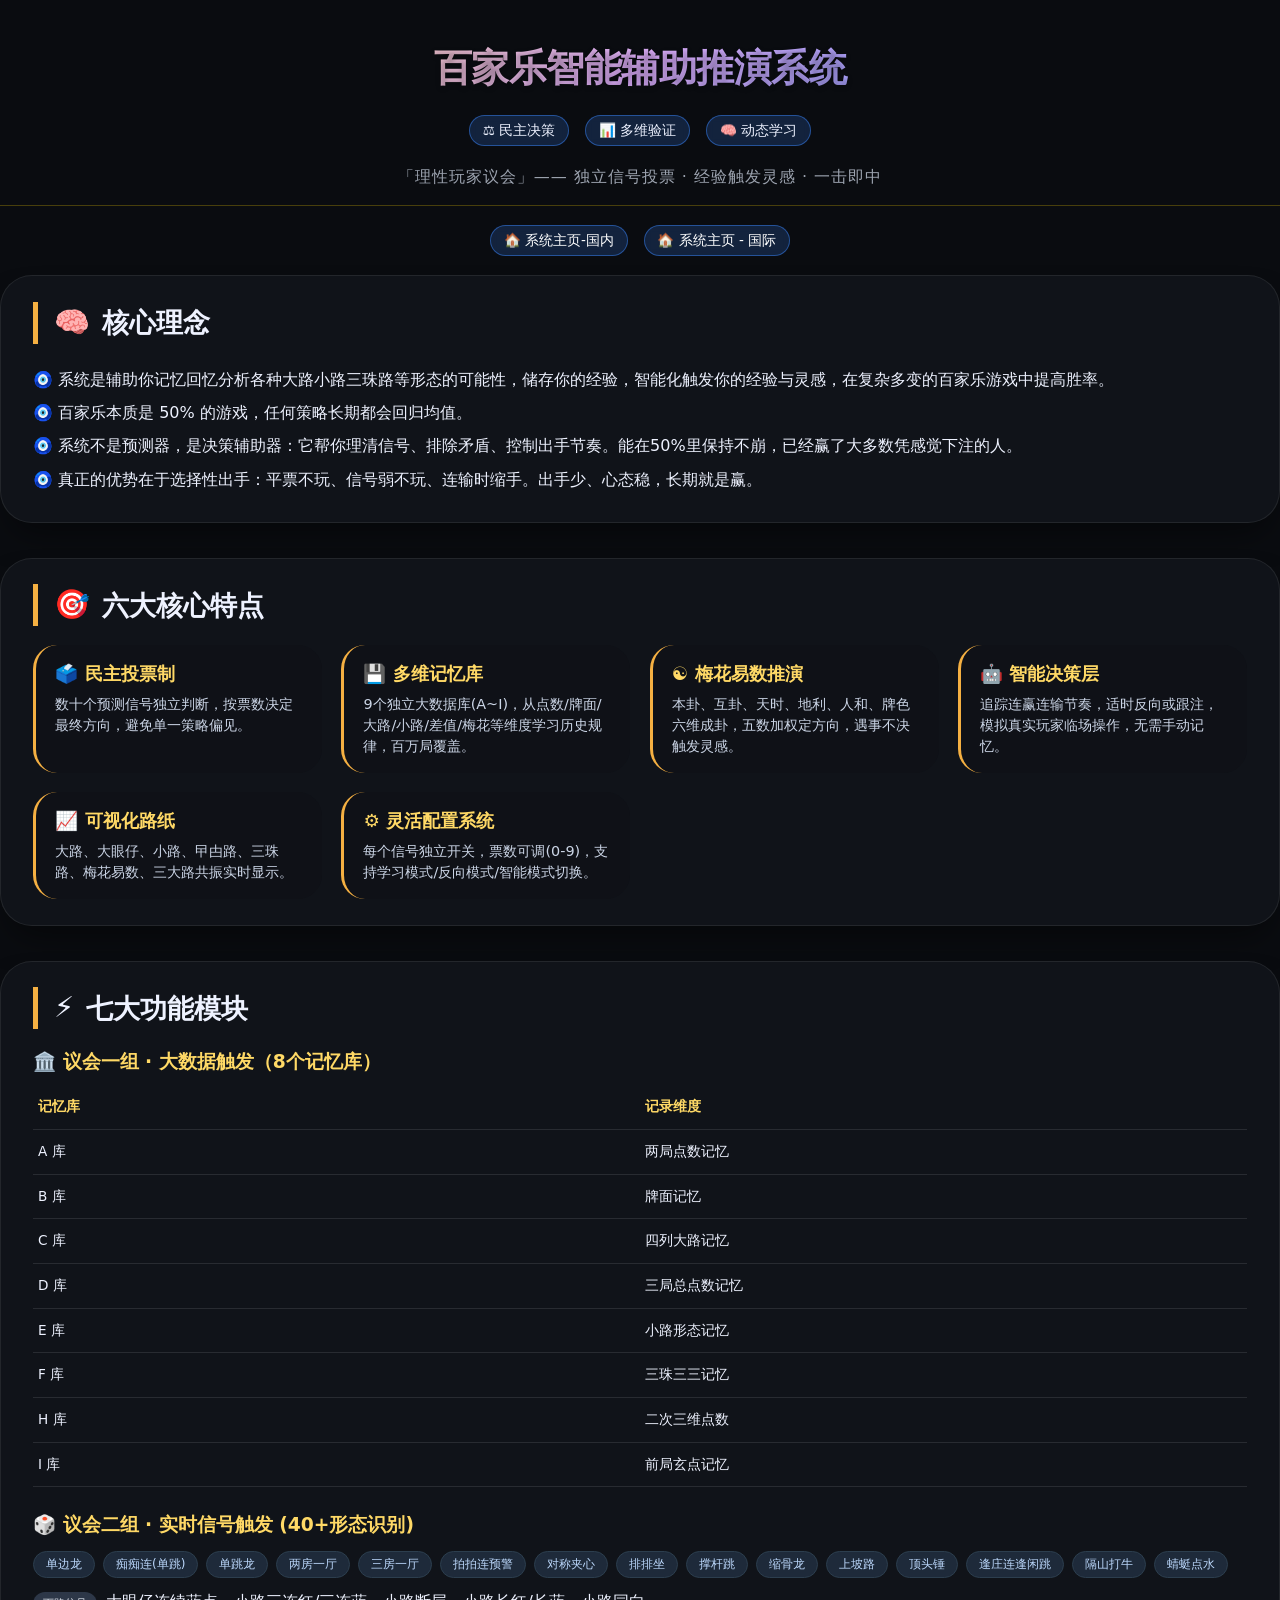
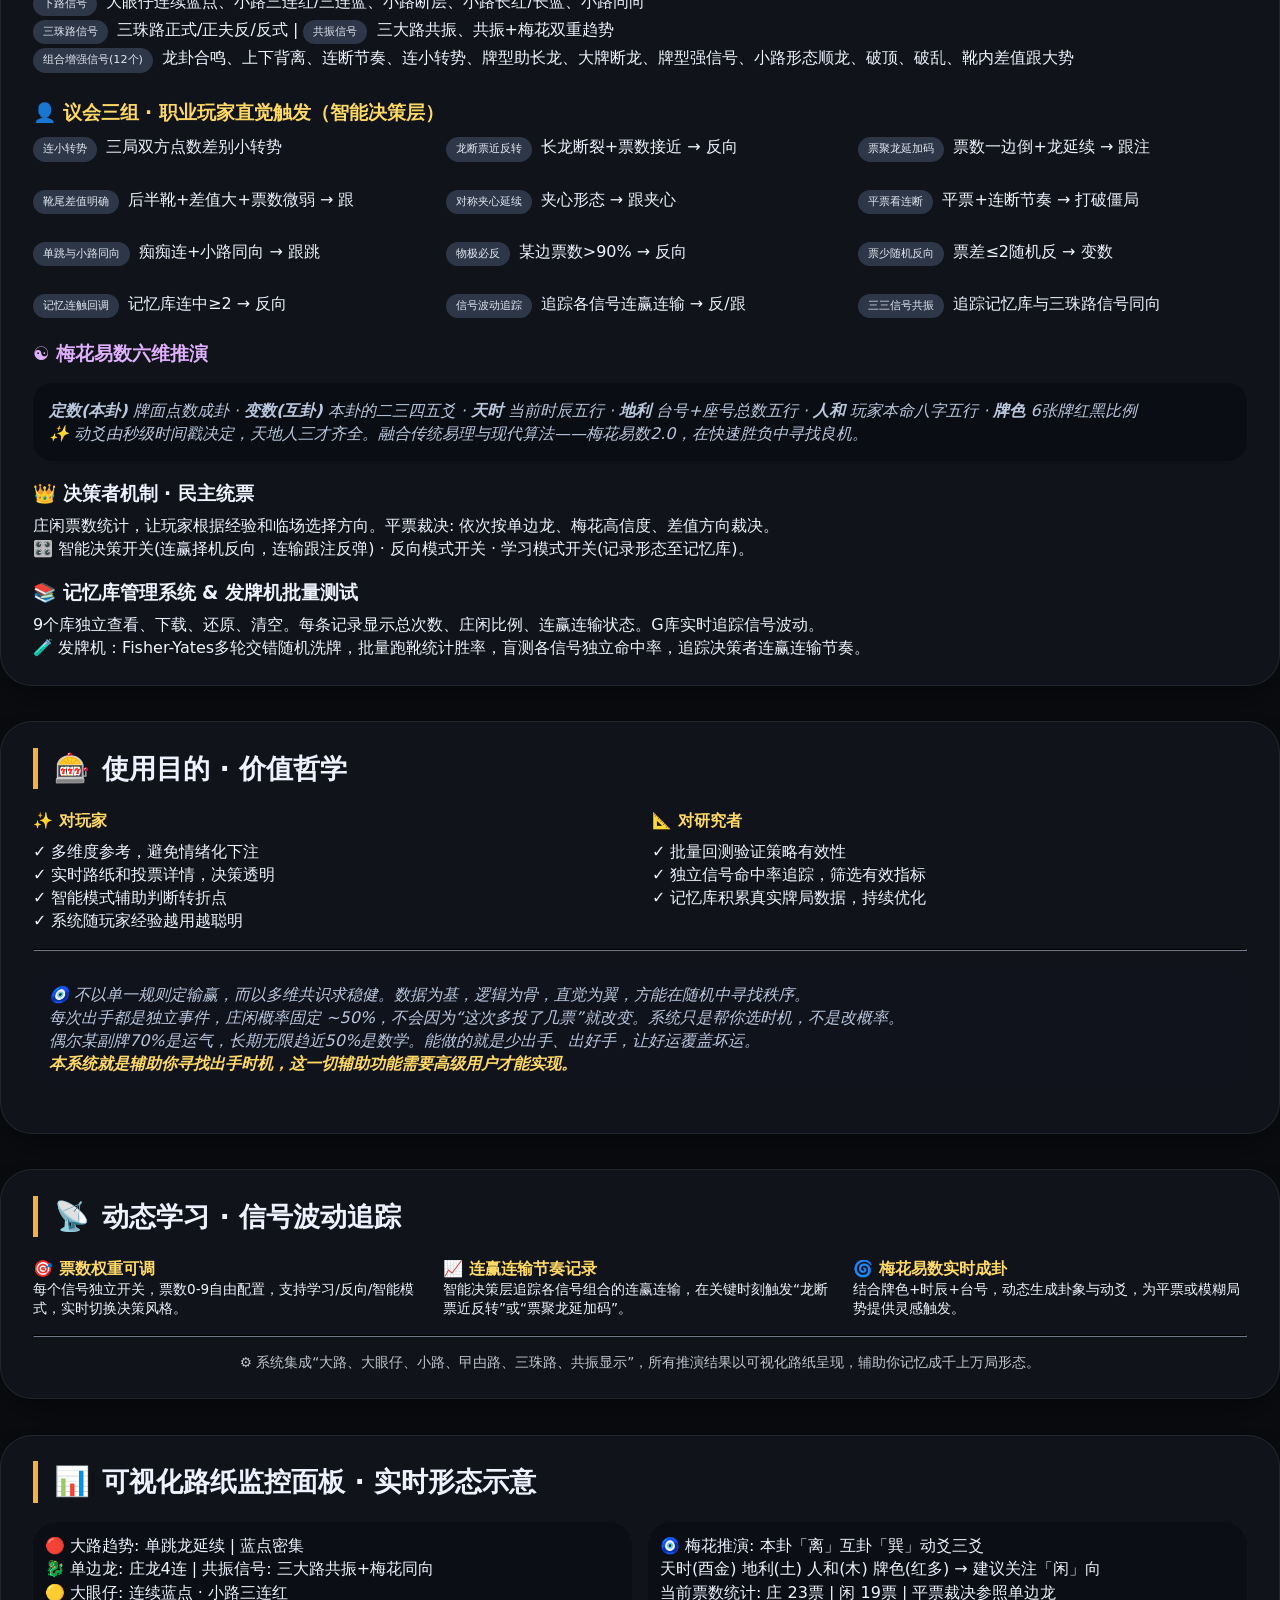
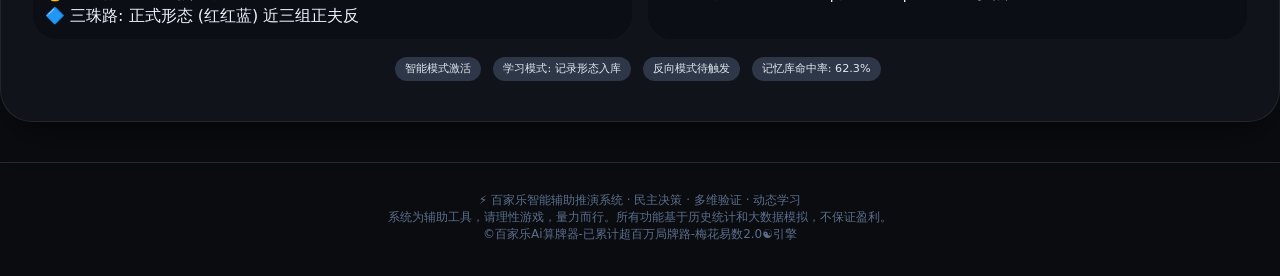
<file: readme.html>
<!DOCTYPE html>
<html lang="zh-CN">
<head>
    <meta charset="UTF-8">
    <meta name="viewport" content="width=device-width, initial-scale=1.0, user-scalable=yes">
	<meta name="robots" content="index, follow">
	<meta name="googlebot" content="index, follow">
	<meta name="bingbot" content="index, follow">
    <title>详细百家乐推演系统说明 - 百家乐AI智能辅助推演系统 - 路纸技巧/看路法/投注策略工具</title>
	<meta name="keywords" content="百家乐算牌器,百家乐记牌器,百家乐预测,百家乐技巧,百家乐打法,百家乐路单,百家乐大路,百家乐小路,百家乐三珠路,百家乐大眼仔,百家乐看路法,百家乐投注策略,百家乐公式,百家乐缆法,百家乐心态,百家乐职业玩家,百家乐智能辅助,百家乐经验积累,百家乐形态识别,百家乐下三路,百家乐趋势分析,百家乐软件,百家乐工具,Baccarat strategy,Baccarat road map,百家乐梅花易数,百家乐数据分析">
	<meta name="description" content="百家乐智能预测系统，集成大路、小路、三珠路、下三路看路法，民主投票+梅花易数推演，辅助提高胜率。支持记忆库、批量测试、Ai算牌记牌。">
	<meta name="author" content="百家乐Ai智能辅助系统">
	<meta name="copyright" content="百家乐职业玩家议会">
	<link rel="apple-touch-icon" sizes="180x180" href="apple-touch-icon.png">
	<link rel="icon" type="image/png" sizes="32x32" href="favicon-32x32.png">
	<link rel="icon" type="image/png" sizes="16x16" href="favicon-16x16.png">
	<link rel="manifest" href="site.webmanifest">
    <style>
        * {
            margin: 0;
            padding: 0;
            box-sizing: border-box;
        }

        body {
            background-color: #0a0c10;
            font-family: 'Segoe UI', 'Poppins', 'Inter', system-ui, -apple-system, 'Roboto', monospace;
            color: #eef2ff;
            line-height: 1.45;
            padding: 2rem 0rem;
        }

        /* 主容器 */
        .container {
            max-width: 1400px;
            margin: 0 auto;
        }

        /* 渐变标题区 */
        .hero {
            text-align: center;
            margin-top: 0.5rem;
            margin-bottom: 0rem;
            border-bottom: 1px solid rgba(255, 215, 0, 0.25);
            padding-bottom: 1rem;
        }

        .hero h1 {
            font-size: 2.4rem;
            font-weight: 700;
            background: linear-gradient(135deg, #FFD966, #E0B0FF, #3B82F6);
            background-clip: text;
            -webkit-background-clip: text;
            color: transparent;
            letter-spacing: -0.5px;
            text-shadow: 0 2px 5px rgba(0,0,0,0.3);
        }

        .hero .sub {
            color: #9ca3af;
            margin-top: 0.6rem;
            font-size: 1rem;
            letter-spacing: 1px;
        }

        .core-badge {
            display: flex;
            justify-content: center;
            gap: 1rem;
            flex-wrap: nowrap;
            margin: 1.2rem 0;
        }

        .core-badge span {
            background: rgba(59,130,246,0.2);
            backdrop-filter: blur(4px);
            padding: 0.3rem 0.8rem;
            border-radius: 40px;
            font-size: 0.85rem;
            font-weight: 500;
            flex-wrap: nowrap;
            border: 1px solid rgba(59,130,246,0.5);
        }

        /* 卡片风格 */
        .card {
            background: rgba(18, 22, 28, 0.85);
            backdrop-filter: blur(2px);
            border-radius: 2rem;
            border: 1px solid rgba(255,255,255,0.08);
            box-shadow: 0 20px 35px -12px rgba(0,0,0,0.5);
            padding: 1.6rem 2rem;
            margin-bottom: 2.2rem;
            transition: all 0.2s;
        }

        .card:hover {
            border-color: rgba(255,200,100,0.3);
            box-shadow: 0 25px 40px -14px black;
        }

        .card-title {
            font-size: 1.7rem;
            font-weight: 700;
            display: flex;
            align-items: center;
            gap: 12px;
            margin-bottom: 1.2rem;
            border-left: 5px solid #F5B042;
            padding-left: 1rem;
        }

        .card-title .icon {
            font-size: 1.8rem;
        }

        .grid-2col {
            display: grid;
            grid-template-columns: repeat(auto-fit, minmax(320px, 1fr));
            gap: 1.5rem;
        }

        /* 特点表格样式 (六大特点) */
        .features-grid {
            display: grid;
            grid-template-columns: repeat(auto-fill, minmax(280px, 1fr));
            gap: 1.2rem;
            margin-top: 0.8rem;
        }

        .feature-item {
            background: #0f1117;
            border-radius: 1.5rem;
            padding: 1rem 1.2rem;
            border-left: 3px solid #F5B042;
        }

        .feature-item strong {
            color: #FFD966;
            font-size: 1.15rem;
            display: block;
            margin-bottom: 0.4rem;
        }

        .feature-desc {
            font-size: 0.9rem;
            color: #cbd5e6;
        }

        /* 表格样式用于记忆库和模块 */
        .module-table {
            width: 100%;
            border-collapse: collapse;
            font-size: 0.85rem;
        }

        .module-table th, .module-table td {
            padding: 12px 5px;
            text-align: left;
            border-bottom: 1px solid rgba(255,255,255,0.1);
        }

        .module-table th {
            color: #FFD966;
            font-weight: 600;
            width: 25%;
        }

        .badge {
            background: #2d3748;
            color: #e2e8f0;
            padding: 4px 10px;
            border-radius: 40px;
            font-size: 0.7rem;
            font-weight: 500;
            display: inline-block;
            margin: 2px 4px 2px 0;
        }

        .signal-group {
            display: flex;
            flex-wrap: wrap;
            gap: 8px;
            margin: 12px 0;
        }

        .signal-tag {
            background: #1e2a3a;
            border-radius: 24px;
            padding: 4px 12px;
            font-size: 0.75rem;
            color: #bbd7fb;
            border: 1px solid #2c3e4e;
        }

        hr {
            border-color: #2c2f36;
            margin: 1rem 0;
        }

        .price-banner {
            background: linear-gradient(95deg, #1f2a3e, #0b0e14);
            border-radius: 2rem;
            padding: 1.8rem;
            text-align: center;
            border: 1px solid #f5b04260;
            margin: 1rem 0;
        }

        .price {
            font-size: 2rem;
            font-weight: 800;
            color: #FACC15;
        }

        .btn-glow {
            background: #f5b04220;
            border: 1px solid #f5b042;
            padding: 0.6rem 1.6rem;
            border-radius: 40px;
            color: #ffdf9c;
            font-weight: bold;
            margin-top: 1rem;
            display: inline-block;
            transition: 0.2s;
            cursor: default;
        }

        footer {
            text-align: center;
            font-size: 0.75rem;
            color: #5b6e8c;
            margin-top: 2.5rem;
            border-top: 1px solid #1f2a3a;
            padding-top: 1.8rem;
        }

        @media (max-width: 700px) {
            body { padding: 0.3rem; }
            .card { padding: 0.5rem; }
            .hero h1 { font-size: 1.8rem; }
        }

        .quote {
            font-style: italic;
            background: #0a0e14;
            padding: 1rem;
            border-radius: 1.2rem;
            margin: 1rem 0;
            color: #b9c7dd;
        }
    </style>
	
	<!-- 基础 Web App Manifest -->
	<link rel="manifest" href="/manifest.json">

	<!-- 标准跨平台标签 -->
	<meta name="mobile-web-app-capable" content="yes">
	
	<!-- iOS Safari 全屏支持 -->
	<meta name="apple-mobile-web-app-capable" content="yes">
	<meta name="apple-mobile-web-app-status-bar-style" content="black-translucent">
	<meta name="apple-mobile-web-app-title" content="百家乐推演K9A8">

	<!-- iOS 桌面图标（需要准备好对应的图片） -->
	<link rel="apple-touch-icon" href="/apple-touch-icon.png">
	<link rel="apple-touch-icon" sizes="180x180" href="/apple-touch-icon.png">

	<!-- 主题色（支持 Chrome 地址栏变色） -->
	<meta name="theme-color" content="#0a0a0a">
</head>
<body>
<div class="container">
    <!-- 主视觉 -->
    <div class="hero">
        <h1>百家乐智能辅助推演系统</h1>
        <div class="core-badge">
            <span>⚖️ 民主决策</span>
            <span>📊 多维验证</span>
            <span>🧠 动态学习</span>
        </div>
        <div class="sub">「理性玩家议会」—— 独立信号投票 · 经验触发灵感 · 一击即中</div>
    </div>

        <div class="core-badge">
            <span>🏠 <a href="https://www.k9a8.com/" style="color:#FFF;text-decoration:none;" title="国内速度快点">系统主页-国内</a></span> <span>🏠 <a href="https://k9a8.com/" style="color:#FFF;text-decoration:none;" title="国外速度专用">系统主页 - 国际</a></span>
        </div>
		
    <!-- 核心理念描述 -->
    <div class="card">
        <div class="card-title"><span class="icon">🧠</span> 核心理念 </div>
            <div style="line-height:25pt;">
				<p>🧿 系统是辅助你记忆回忆分析各种大路小路三珠路等形态的可能性，储存你的经验，智能化触发你的经验与灵感，在复杂多变的百家乐游戏中提高胜率。</p>
				<p>🧿 百家乐本质是 50% 的游戏，任何策略长期都会回归均值。</p>
				<p>🧿 系统不是预测器，是决策辅助器：它帮你理清信号、排除矛盾、控制出手节奏。能在50%里保持不崩，已经赢了大多数凭感觉下注的人。</p>
				<p>🧿 真正的优势在于选择性出手：平票不玩、信号弱不玩、连输时缩手。出手少、心态稳，长期就是赢。</p>
		</div>
    </div>

    <!-- 六大核心特点 (表格风格但用现代卡片) -->
    <div class="card">
        <div class="card-title"><span class="icon">🎯</span> 六大核心特点</div>
        <div class="features-grid">
            <div class="feature-item"><strong>🗳️ 民主投票制</strong><div class="feature-desc">数十个预测信号独立判断，按票数决定最终方向，避免单一策略偏见。</div></div>
            <div class="feature-item"><strong>💾 多维记忆库</strong><div class="feature-desc">9个独立大数据库(A~I)，从点数/牌面/大路/小路/差值/梅花等维度学习历史规律，百万局覆盖。</div></div>
            <div class="feature-item"><strong>☯ 梅花易数推演</strong><div class="feature-desc">本卦、互卦、天时、地利、人和、牌色六维成卦，五数加权定方向，遇事不决触发灵感。</div></div>
            <div class="feature-item"><strong>🤖 智能决策层</strong><div class="feature-desc">追踪连赢连输节奏，适时反向或跟注，模拟真实玩家临场操作，无需手动记忆。</div></div>
            <div class="feature-item"><strong>📈 可视化路纸</strong><div class="feature-desc">大路、大眼仔、小路、曱甴路、三珠路、梅花易数、三大路共振实时显示。</div></div>
            <div class="feature-item"><strong>⚙️ 灵活配置系统</strong><div class="feature-desc">每个信号独立开关，票数可调(0-9)，支持学习模式/反向模式/智能模式切换。</div></div>
        </div>
    </div>

    <!-- 七大功能模块 (复杂内容分组) -->
    <div class="card">
        <div class="card-title"><span class="icon">⚡</span> 七大功能模块</div>
        
        <!-- 议会一组：大数据触发 (8记忆库) -->
        <h3 style="margin: 1rem 0 0.6rem 0; color: #FFD966;">🏛️ 议会一组 · 大数据触发（8个记忆库）</h3>
        <table class="module-table">
            <thead><tr><th>记忆库</th><th>记录维度</th></tr></thead>
            <tbody>
                <tr><td>A 库</td><td>两局点数记忆</td></tr>
                <tr><td>B 库</td><td>牌面记忆</td></tr>
                <tr><td>C 库</td><td>四列大路记忆</td></tr>
                <tr><td>D 库</td><td>三局总点数记忆</td></tr>
                <tr><td>E 库</td><td>小路形态记忆</td></tr>
                <tr><td>F 库</td><td>三珠三三记忆</td></tr>
                <tr><td>H 库</td><td>二次三维点数</td></tr>
                <tr><td>I 库</td><td>前局玄点记忆</td></tr>
            </tbody>
        </table>

        <h3 style="margin: 1.5rem 0 0.6rem 0; color: #FFD966;">🎲 议会二组 · 实时信号触发 (40+形态识别)</h3>
        <div class="signal-group">
            <span class="signal-tag">单边龙</span><span class="signal-tag">痴痴连(单跳)</span><span class="signal-tag">单跳龙</span><span class="signal-tag">两房一厅</span><span class="signal-tag">三房一厅</span>
            <span class="signal-tag">拍拍连预警</span><span class="signal-tag">对称夹心</span><span class="signal-tag">排排坐</span><span class="signal-tag">撑杆跳</span><span class="signal-tag">缩骨龙</span>
            <span class="signal-tag">上坡路</span><span class="signal-tag">顶头锤</span><span class="signal-tag">逢庄连逢闲跳</span><span class="signal-tag">隔山打牛</span><span class="signal-tag">蜻蜓点水</span>
        </div>
        <div><span class="badge">下路信号</span> 大眼仔连续蓝点、小路三连红/三连蓝、小路断层、小路长红/长蓝、小路同向</div>
        <div><span class="badge">三珠路信号</span> 三珠路正式/正夫反/反式  |  <span class="badge">共振信号</span> 三大路共振、共振+梅花双重趋势</div>
        <div><span class="badge">组合增强信号(12个)</span> 龙卦合鸣、上下背离、连断节奏、连小转势、牌型助长龙、大牌断龙、牌型强信号、小路形态顺龙、破顶、破乱、靴内差值跟大势</div>

        <h3 style="margin: 1.5rem 0 0.6rem 0; color: #FFD966;">👤 议会三组 · 职业玩家直觉触发（智能决策层）</h3>
        <div class="grid-2col" style="margin-bottom: 0.4rem;">
            <div><span class="badge">连小转势</span> 三局双方点数差别小转势</div>
            <div><span class="badge">龙断票近反转</span> 长龙断裂+票数接近 → 反向</div>
            <div><span class="badge">票聚龙延加码</span> 票数一边倒+龙延续 → 跟注</div>
            <div><span class="badge">靴尾差值明确</span> 后半靴+差值大+票数微弱 → 跟</div>
            <div><span class="badge">对称夹心延续</span> 夹心形态 → 跟夹心</div>
            <div><span class="badge">平票看连断</span> 平票+连断节奏 → 打破僵局</div>
            <div><span class="badge">单跳与小路同向</span> 痴痴连+小路同向 → 跟跳</div>
            <div><span class="badge">物极必反</span> 某边票数>90% → 反向</div>
            <div><span class="badge">票少随机反向</span> 票差≤2随机反 → 变数</div>
            <div><span class="badge">记忆连触回调</span> 记忆库连中≥2 → 反向</div>
            <div><span class="badge">信号波动追踪</span> 追踪各信号连赢连输 → 反/跟</div>
            <div><span class="badge">三三信号共振</span> 追踪记忆库与三珠路信号同向</div>
        </div>

        <h3 style="margin: 1.2rem 0 0.4rem 0; color: #E0B0FF;">☯ 梅花易数六维推演</h3>
        <div class="quote">
            <strong>定数(本卦)</strong> 牌面点数成卦 · <strong>变数(互卦)</strong> 本卦的二三四五爻 · <strong>天时</strong> 当前时辰五行 · 
            <strong>地利</strong> 台号+座号总数五行 · <strong>人和</strong> 玩家本命八字五行 · <strong>牌色</strong> 6张牌红黑比例<br>
            ✨ 动爻由秒级时间戳决定，天地人三才齐全。融合传统易理与现代算法——梅花易数2.0，在快速胜负中寻找良机。
        </div>

        <h3 style="margin: 1.2rem 0 0.4rem 0;">👑 决策者机制 · 民主统票</h3>
        <p>庄闲票数统计，让玩家根据经验和临场选择方向。平票裁决: 依次按单边龙、梅花高信度、差值方向裁决。<br>
        🎛️ 智能决策开关(连赢择机反向，连输跟注反弹) · 反向模式开关 · 学习模式开关(记录形态至记忆库)。</p>

        <h3 style="margin: 1.2rem 0 0.4rem 0;">📚 记忆库管理系统 & 发牌机批量测试</h3>
        <p>9个库独立查看、下载、还原、清空。每条记录显示总次数、庄闲比例、连赢连输状态。G库实时追踪信号波动。<br>
        🧪 发牌机：Fisher-Yates多轮交错随机洗牌，批量跑靴统计胜率，盲测各信号独立命中率，追踪决策者连赢连输节奏。</p>
    </div>

    <!-- 使用目的与价值 + 核心理念总结 -->
    <div class="card">
        <div class="card-title"><span class="icon">🎰</span> 使用目的 · 价值哲学</div>
        <div class="grid-2col">
            <div>
                <strong style="color:#FFD966;">✨ 对玩家</strong>
                <ul style="margin-top: 8px; list-style-type: none; padding-left: 0;">
                    <li>✓ 多维度参考，避免情绪化下注</li>
                    <li>✓ 实时路纸和投票详情，决策透明</li>
                    <li>✓ 智能模式辅助判断转折点</li>
                    <li>✓ 系统随玩家经验越用越聪明</li>
                </ul>
            </div>
            <div>
                <strong style="color:#FFD966;">📐 对研究者</strong>
                <ul style="margin-top: 8px; list-style-type: none; padding-left: 0;">
                    <li>✓ 批量回测验证策略有效性</li>
                    <li>✓ 独立信号命中率追踪，筛选有效指标</li>
                    <li>✓ 记忆库积累真实牌局数据，持续优化</li>
                </ul>
            </div>
        </div>
        <hr>
        <div class="quote" style="background:#10131c;">
            🧿 不以单一规则定输赢，而以多维共识求稳健。数据为基，逻辑为骨，直觉为翼，方能在随机中寻找秩序。<br>
            每次出手都是独立事件，庄闲概率固定 ~50%，不会因为“这次多投了几票”就改变。系统只是帮你选时机，不是改概率。<br>
            偶尔某副牌70%是运气，长期无限趋近50%是数学。能做的就是少出手、出好手，让好运覆盖坏运。<br>
            <strong style="color:#FFD966;">本系统就是辅助你寻找出手时机，这一切辅助功能需要高级用户才能实现。</strong>
        </div>
    </div>

    <!-- 会员升级区块 首批升级用户赠送终身会员 -->
    <!-- 
	<div class="price-banner">
        <div style="font-size: 1.3rem; font-weight: 500;">🎲 解锁全维智能议会 · 成为高级用户</div>
        <div style="margin: 12px 0;">现在仅需 <span class="price">¥498/年</span> (RMB)</div>
        <div style="background: #f5b04220; display: inline-block; padding: 6px 18px; border-radius: 48px; margin: 10px 0; font-size: 0.9rem;">
            🔥 首批升级用户 <strong>赠送终身会员</strong> + 全记忆库云端同步
        </div>
        <div class="btn-glow">⚡ 立即升级智能议会体验 ⚡</div>
        <div style="font-size: 0.65rem; margin-top: 14px;">民主投票 | 多维记忆 | 梅花易数灵感 | 职业直觉层 | 路纸全解析</div>
    </div>
      -->
	  
    <!-- 补充细节模块：独立信号独立权重以及动态学习展示 (更具沉浸感) -->
    <div class="card">
        <div class="card-title"><span class="icon">📡</span> 动态学习 · 信号波动追踪</div>
        <div style="display: flex; flex-wrap: wrap; gap: 16px; justify-content: space-between;">
            <div style="flex:1; min-width: 180px;">
                <div style="font-weight: bold; color:#FFD966;">🎯 票数权重可调</div>
                <p style="font-size: 0.85rem;">每个信号独立开关，票数0-9自由配置，支持学习/反向/智能模式，实时切换决策风格。</p>
            </div>
            <div style="flex:1; min-width: 180px;">
                <div style="font-weight: bold; color:#FFD966;">📈 连赢连输节奏记录</div>
                <p style="font-size: 0.85rem;">智能决策层追踪各信号组合的连赢连输，在关键时刻触发“龙断票近反转”或“票聚龙延加码”。</p>
            </div>
            <div style="flex:1; min-width: 180px;">
                <div style="font-weight: bold; color:#FFD966;">🌀 梅花易数实时成卦</div>
                <p style="font-size: 0.85rem;">结合牌色+时辰+台号，动态生成卦象与动爻，为平票或模糊局势提供灵感触发。</p>
            </div>
        </div>
        <hr>
        <div style="font-size: 0.85rem; text-align: center; opacity:0.8;">⚙️ 系统集成“大路、大眼仔、小路、曱甴路、三珠路、共振显示”，所有推演结果以可视化路纸呈现，辅助你记忆成千上万局形态。</div>
    </div>

    <!-- 可视化路纸 示例表格风格 (纯静态展示形态) -->
    <div class="card">
        <div class="card-title"><span class="icon">📊</span> 可视化路纸监控面板 · 实时形态示意</div>
        <div style="display: flex; gap: 1rem; flex-wrap: wrap; justify-content: space-between;">
            <div style="background:#0b0e14; border-radius: 24px; padding: 12px; flex:1;">
                <div>🔴 大路趋势: 单跳龙延续 | 蓝点密集</div>
                <div>🐉 单边龙: 庄龙4连 | 共振信号: 三大路共振+梅花同向</div>
                <div>🟡 大眼仔: 连续蓝点 · 小路三连红</div>
                <div>🔷 三珠路: 正式形态 (红红蓝) 近三组正夫反</div>
            </div>
            <div style="background:#0b0e14; border-radius: 24px; padding: 12px; flex:1;">
                <div>🧿 梅花推演: 本卦「离」互卦「巽」动爻三爻</div>
                <div>天时(酉金) 地利(土) 人和(木) 牌色(红多) → 建议关注「闲」向</div>
                <div>当前票数统计: 庄 23票 | 闲 19票 | 平票裁决参照单边龙</div>
            </div>
        </div>
        <div class="signal-group" style="margin-top: 1rem; justify-content: center;">
            <span class="badge">智能模式激活</span>
            <span class="badge">学习模式: 记录形态入库</span>
            <span class="badge">反向模式待触发</span>
            <span class="badge">记忆库命中率: 62.3%</span>
        </div>
    </div>

    <!-- 最后附加工具说明: 各模块民主统票数据流 -->
    <footer>
        ⚡ 百家乐智能辅助推演系统 · 民主决策 · 多维验证 · 动态学习<br>
        系统为辅助工具，请理性游戏，量力而行。所有功能基于历史统计和大数据模拟，不保证盈利。<br>
        ©百家乐Ai算牌器-已累计超百万局牌路-梅花易数2.0☯引擎
    </footer>
</div>

<!-- Cloudflare Web Analytics --><script defer src='https://static.cloudflareinsights.com/beacon.min.js' data-cf-beacon='{"token": "4a306dd8e28f41f3b024db43b3ef7d7c"}'></script><!-- End Cloudflare Web Analytics -->

<script type="application/ld+json">
{
  "@context": "https://schema.org",
  "@type": "SoftwareApplication",
  "name": "K9A8百家乐智能辅助推演系统",
  "alternateName": "百家乐AI算牌预测器",
  "url": "https://k9a8.com/index.html",
  "applicationCategory": "GameStrategy",
  "operatingSystem": "Web, iOS, Android",
  "description": "基于Ai投票、大数据、梅花易数2.0的百家乐智能辅助判断工具，提供大路、小路、三珠路、智能决策等60+信号。",
  "offers": {
    "@type": "Offer",
    "price": "498",
    "priceCurrency": "CNY",
    "availability": "https://schema.org/OnlineOnly"
  },
  "aggregateRating": {
    "@type": "AggregateRating",
    "ratingValue": "4.7",
    "ratingCount": "328"
  },
  "creator": {
    "@type": "Organization",
    "name": "K9A8百家乐玩家议会"
  }
}
</script>

</body>
</html>
</file>
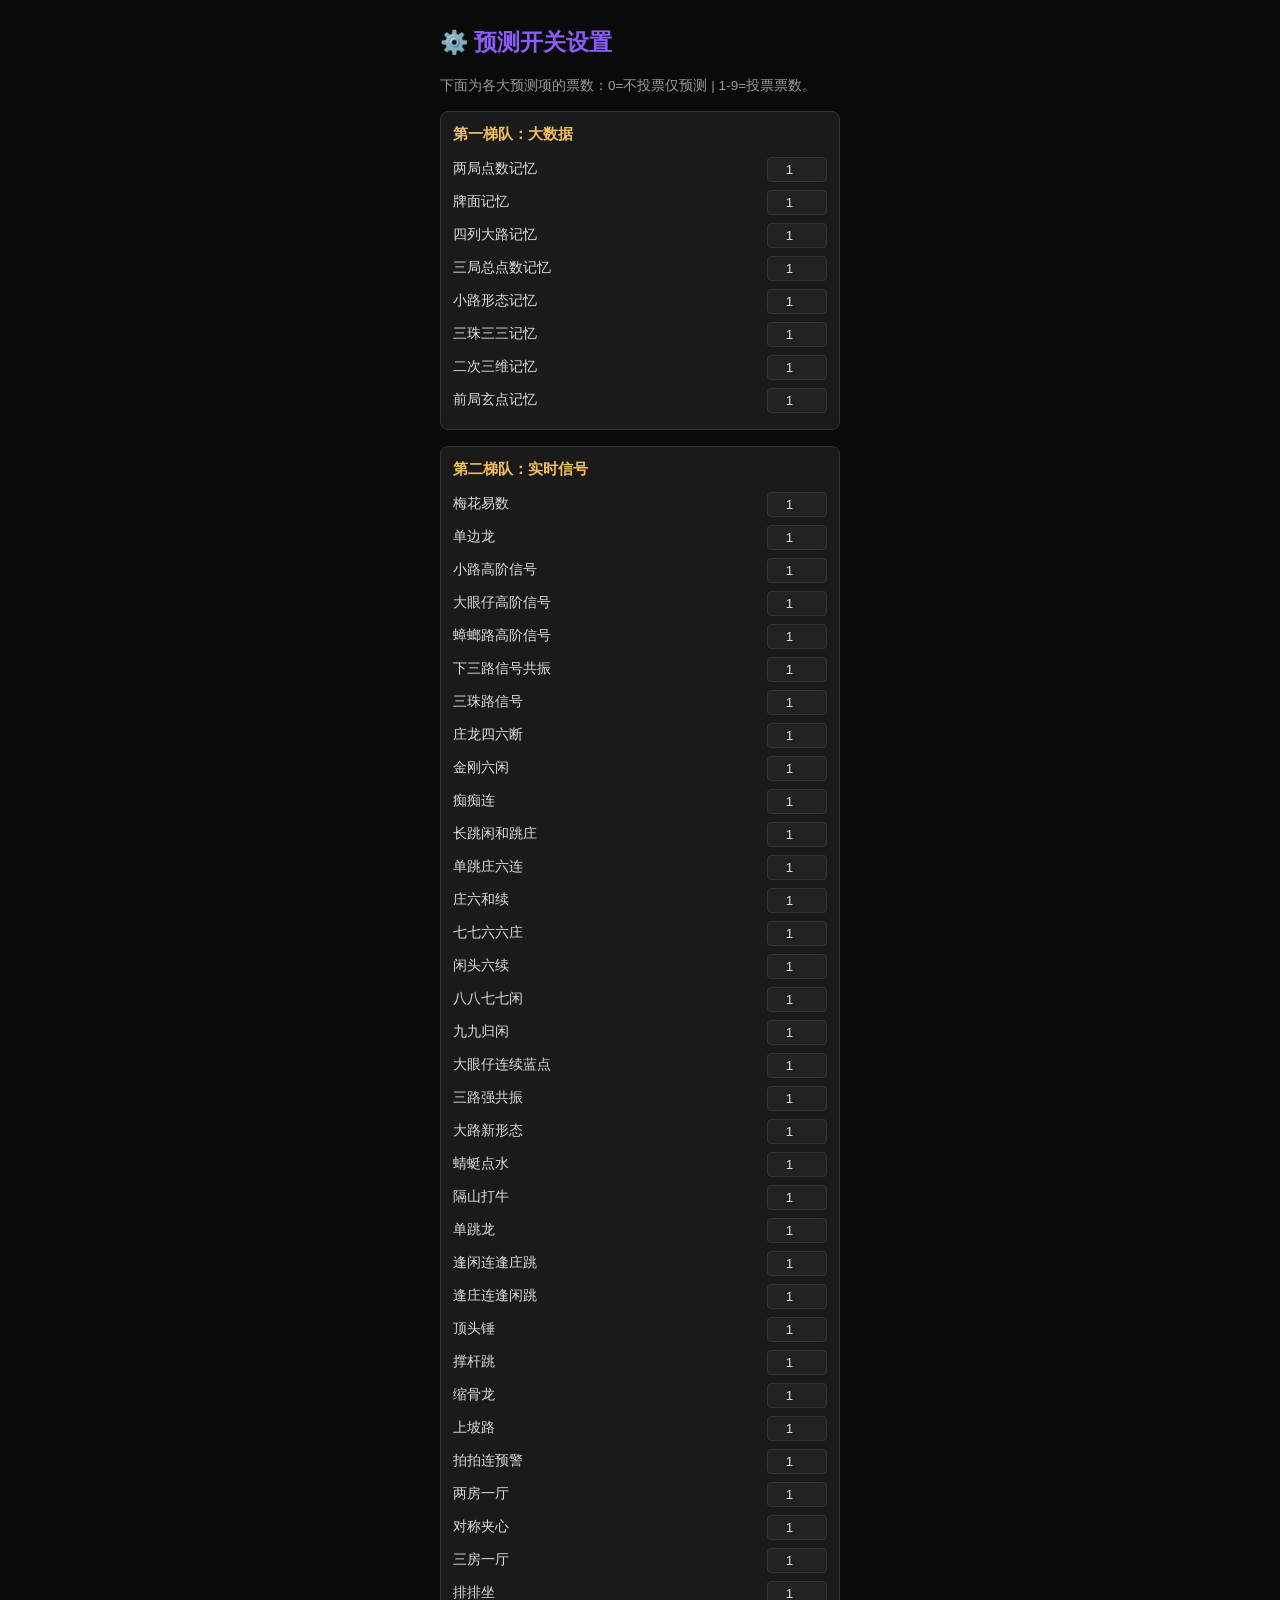
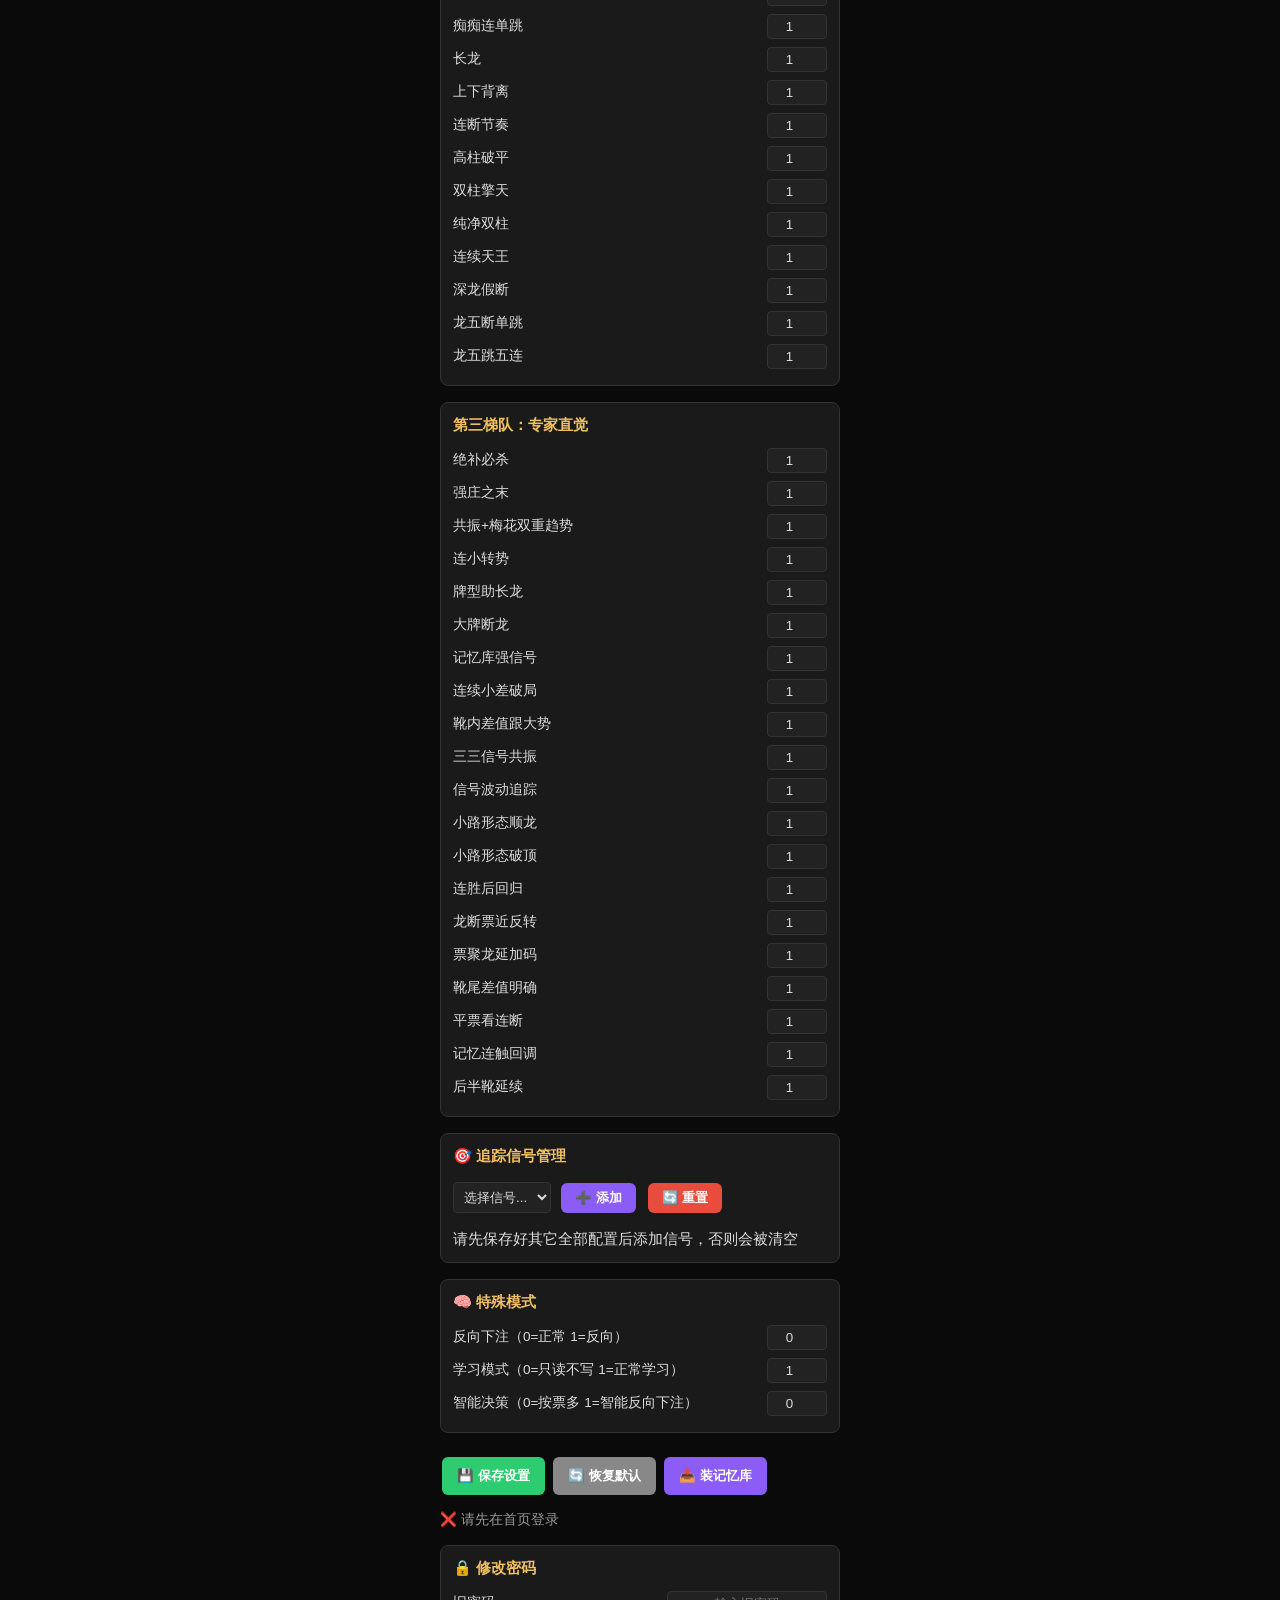
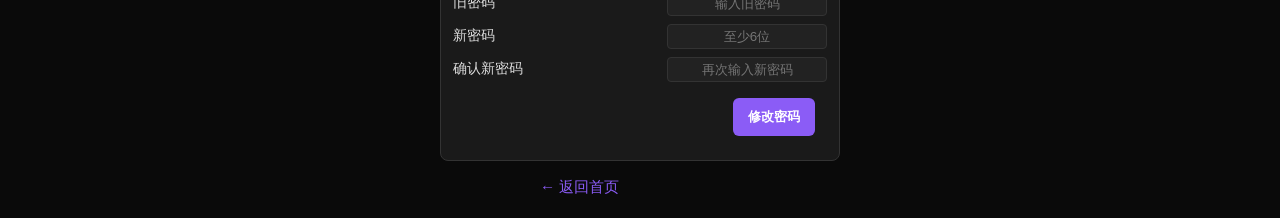
<file: setting.html>
<!DOCTYPE html>
<html lang="zh-CN">
<head>
    <meta charset="UTF-8"><meta name="viewport" content="width=device-width, initial-scale=1.0">
	<meta name="robots" content="noindex, nofollow">
	<meta name="googlebot" content="noindex, nofollow">
	<meta name="baiduspider" content="noindex">
    <title>用户设置 - 百家乐智能辅助推演系统</title>
	<meta name="description" content="百家乐智能辅助推演系统，集成大路、小路、三珠路、大眼仔等下三路看路法，民主投票+梅花易数推演+智能决策层，辅助玩家提高胜率。支持9大记忆库、职业直觉策略、批量回测，适合百家乐爱好者和研究者使用。">
	<meta name="keywords" content="百家乐,百家乐技巧,百家乐打法,百家乐预测,百家乐路纸,百家乐看路法,百家乐大路,百家乐小路,百家乐三珠路,百家乐大眼仔,下三路,百家乐公式,百家乐投注策略,百家乐缆法,百家乐算牌,百家乐龙,百家乐单跳,百家乐两房一厅,百家乐拍拍连,百家乐对称,百家乐趋势分析,百家乐心态,百家乐资金管理,百家乐智能辅助,百家乐工具,百家乐软件,百家乐教学,Baccarat,Baccarat strategy,Baccarat road map">
	<meta name="author" content="百家乐智能辅助系统">
	<meta name="copyright" content="理性玩家议会">
	<link rel="apple-touch-icon" sizes="180x180" href="apple-touch-icon.png">
	<link rel="icon" type="image/png" sizes="32x32" href="favicon-32x32.png">
	<link rel="icon" type="image/png" sizes="16x16" href="favicon-16x16.png">
	<link rel="manifest" href="site.webmanifest">
    <style>
        body { background:#0a0a0a; color:#ddd; font-size:0.95rem; font-family: 'Segoe UI', 'PingFang SC', 'Microsoft YaHei', sans-serif;  max-width:400px; margin:auto;  padding: 8px 0 20px 0;}
        h2 { color:#8b5cf6; }
        .section { margin:16px 0; padding:12px; background:#1a1a1a; border-radius:8px; border:1px solid #333; }
        .section-title { font-weight:700; color:#f0c060; margin-bottom:8px; }
        .row { display:flex; align-items:center; justify-content:space-between; padding:4px 0; }
        .row label { flex:1; font-size:0.85rem; }
        .row input { width:50px; text-align:center; background:#222; color:#ddd; border:1px solid #333; border-radius:4px; padding:4px; }
        .pwd input { width:150px; }
        .kami input { width:180px; }
        button { background:#8b5cf6; color:#fff; border:none; padding:10px 15px; border-radius:6px; cursor:pointer; font-weight:700; margin:8px 2px; }
        button.green { background:#2ecc71; }
        .info { color:#999; font-size:0.85rem; margin-top:8px; }
        a { color:#8b5cf6; }
    </style>
	
	<!-- 基础 Web App Manifest -->
	<link rel="manifest" href="/manifest.json">

	<!-- 标准跨平台标签 -->
	<meta name="mobile-web-app-capable" content="yes">
	
	<!-- iOS Safari 全屏支持 -->
	<meta name="apple-mobile-web-app-capable" content="yes">
	<meta name="apple-mobile-web-app-status-bar-style" content="black-translucent">
	<meta name="apple-mobile-web-app-title" content="百家乐推演K9A8">

	<!-- iOS 桌面图标（需要准备好对应的图片） -->
	<link rel="apple-touch-icon" href="/apple-touch-icon.png">
	<link rel="apple-touch-icon" sizes="180x180" href="/apple-touch-icon.png">

	<!-- 主题色（支持 Chrome 地址栏变色） -->
	<meta name="theme-color" content="#0a0a0a">
</head>
<body>

		<div id="loading-overlay" style="display:none; position:fixed; top:0; left:0; width:100%; height:100%; background:rgba(0,0,0,0.7); z-index:9999; display:none; justify-content:center; align-items:center;">
			<div style="text-align:center;">
				<div style="width:50px; height:50px; border:4px solid #333; border-top-color:#8b5cf6; border-radius:50%; animation:spin 0.8s linear infinite; margin:0 auto 12px;"></div>
				<span style="color:#ddd;">正在连接… </span>
			</div>
		</div>
		<style>@keyframes spin { to { transform: rotate(360deg); } }</style>
		
    <h2>⚙️ 预测开关设置</h2>

    <p class="info">下面为各大预测项的票数：0=不投票仅预测 | 1-9=投票票数。</p>

    <div id="settings-container"></div>
	
	<div class="section">
        <div class="section-title">🎯 追踪信号管理</div>
        <div style="display:flex; gap:8px; align-items:center; flex-wrap:wrap;">
            <select id="track-select" style="background:#222; color:#ddd; border:1px solid #333; border-radius:4px; padding:6px;">
                <option value="">选择信号...</option>
            </select>
            <button onclick="addTrackSignal()" style="padding:6px 14px;">➕ 添加</button>
            <button onclick="resetTrackSignals()" style="background:#e74c3c; padding:6px 14px;">🔄 重置</button>
        </div>
        <div id="track-list" style="margin-top:8px; display:flex; flex-wrap:wrap; gap:6px;">请先保存好其它全部配置后添加信号，否则会被清空</div>
    </div>

<div class="section">
    <div class="section-title">🧠 特殊模式</div>
    <div class="row">
        <label>反向下注（0=正常 1=反向）</label>
        <input type="number" id="set_DECIDER_REVERSE" value="0" min="0" max="1">
    </div>
    <div class="row">
        <label>学习模式（0=只读不写 1=正常学习）</label>
        <input type="number" id="set_LEARN_MODE" value="1" min="0" max="1">
    </div>
	<div class="row">
        <label>智能决策（0=按票多 1=智能反向下注）</label>
        <input type="number" id="set_SMART_DECIDER" value="0" min="0" max="1">
    </div>
</div>

    <button class="green" onclick="saveSettings()" title="保存全部全局设置 ">💾 保存设置</button>
    <button onclick="resetDefaults()" title="将会全部归 0 " style="background:#888;">🔄 恢复默认</button>
    <button onclick="window.location.href='update.html'" title="点击进入安装页面">📥 装记忆库</button>
    <p class="info" id="status">修改后点保存生效。</p>
	
<div class="section">
    <div class="section-title">🔒 修改密码</div>
    <div class="row pwd">
        <label>旧密码</label>
        <input type="password" id="oldPassword" placeholder="输入旧密码">
    </div>
    <div class="row pwd">
        <label>新密码</label>
        <input type="password" id="newPassword" placeholder="至少6位">
    </div>
    <div class="row pwd">
        <label>确认新密码</label>
        <input type="password" id="confirmPassword" placeholder="再次输入新密码">
    </div>
    <div class="row">
        <label></label>
        <button onclick="changePassword()">修改密码</button>
        <span id="pwdStatus" style="margin-left:10px;font-size:0.85rem;"></span>
    </div>
</div>

<div class="section" id="cardSection" style="display:none;">
    <div class="section-title">🎫 输入升级码，升级高级用户</div>
    <div class="row kami">
        <label>升级码</label>
        <input type="text" id="cardKey" placeholder="输入8位升级码" maxlength="8" style="text-transform:uppercase">
    </div>
    <div class="row">
        <label></label>
        <button id="cardbutton" onclick="redeemCard()">升级用户</button>
        <span id="cardStatus" style="margin-left:10px;"></span>
    </div>
</div>

    <a href="index.html" style="margin-left:100px;text-decoration:none; ">← 返回首页</a>
	
	<script src="setting.js"></script>

	<!-- Cloudflare Web Analytics --><script defer src='https://static.cloudflareinsights.com/beacon.min.js' data-cf-beacon='{"token": "4a306dd8e28f41f3b024db43b3ef7d7c"}'></script><!-- End Cloudflare Web Analytics -->
	
</body>
</html>
</file>
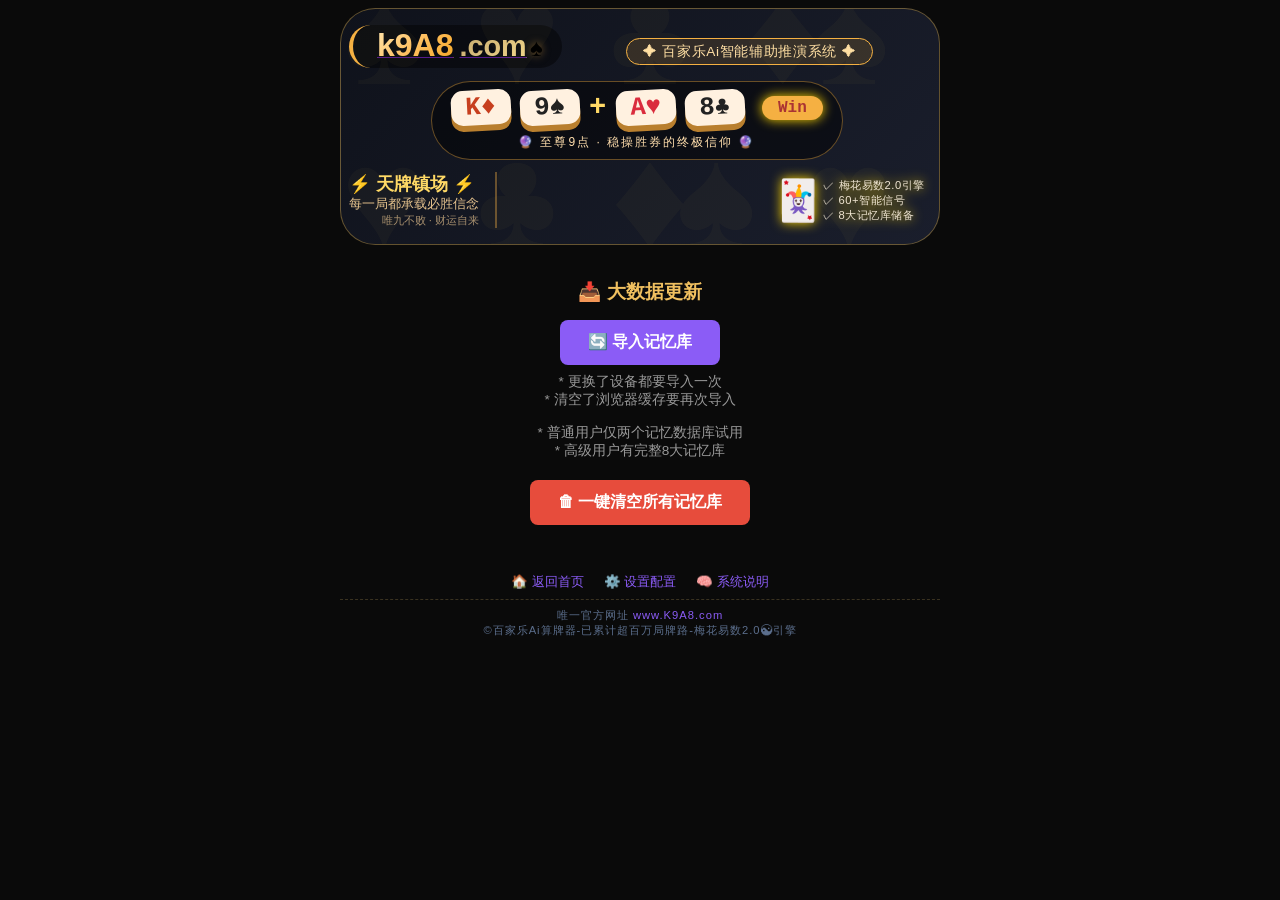
<file: update.html>
<!DOCTYPE html>
<html lang="zh-CN">
<head>
    <meta charset="UTF-8">
    <meta name="viewport" content="width=device-width, initial-scale=1.0">
    <title>记忆库更新</title>
    <link rel="apple-touch-icon" sizes="180x180" href="apple-touch-icon.png">
    <link rel="icon" type="image/png" sizes="32x32" href="favicon-32x32.png">
    <link rel="icon" type="image/png" sizes="16x16" href="favicon-16x16.png">
    <link rel="manifest" href="site.webmanifest">
    <style>
        body { background:#0a0a0a; color:#ddd; font-family: 'Segoe UI', 'PingFang SC', 'Microsoft YaHei', sans-serif; max-width:600px; margin:auto;padding:8px 0;  }
        button { background:#8b5cf6; color:#fff; border:none; padding:12px 28px; border-radius:8px; cursor:pointer; font-size:1rem; font-weight:700; }
        button:hover { filter:brightness(1.2); }
        #progress-bar { width:100%; height:24px; background:#333; border-radius:12px; margin-top:16px; display:none; overflow:hidden; }
        #progress-fill { width:0%; height:100%; background:linear-gradient(90deg,#8b5cf6,#2ecc71); border-radius:12px; transition:width 0.3s; }
        .info { color:#999; font-size:0.85rem; margin:8px 0; }
		.card { margin-top: 3rem;  }
		.card nav { display:flex; justify-content:center; gap:20px; flex-wrap:nowrap;font-size:10pt; }
		.card nav a { color:#8b5cf6;text-decoration:none; }
		.card .end-detail { margin-top: 0.5rem; text-align: center; font-size: 0.7rem; letter-spacing: 1px; color: #5b6e8c; border-top: 1px dashed #3a3220; padding-top: 0.5rem; }
		.card .end-detail a { color:#8b5cf6;text-decoration:none; }
    </style>
    <link href="banner.css" rel="stylesheet" type="text/css" />
	
	<!-- 基础 Web App Manifest -->
	<link rel="manifest" href="/manifest.json">

	<!-- 标准跨平台标签 -->
	<meta name="mobile-web-app-capable" content="yes">
	
	<!-- iOS Safari 全屏支持 -->
	<meta name="apple-mobile-web-app-capable" content="yes">
	<meta name="apple-mobile-web-app-status-bar-style" content="black-translucent">
	<meta name="apple-mobile-web-app-title" content="百家乐推演K9A8">

	<!-- iOS 桌面图标（需要准备好对应的图片） -->
	<link rel="apple-touch-icon" href="/apple-touch-icon.png">
	<link rel="apple-touch-icon" sizes="180x180" href="/apple-touch-icon.png">

	<!-- 主题色（支持 Chrome 地址栏变色） -->
	<meta name="theme-color" content="#0a0a0a">
</head>
<body>

    <!-- K9A8 Banner 组件 -->
    <div class="k9a8-banner" style="padding-left:0.5rem;">
        <div class="brand-core">
            <div class="domain-magic">
                <a href="https://www.k9a8.com/" title="百家乐Ai智能辅助推演系统主页"><span class="domain">k9A8</span><span class="domain-tld">.com</span></a>
                <span class="card-symbol">♠️</span>
            </div>
            <h1 class="badge-9point">✦ 百家乐Ai智能辅助推演系统 ✦</h1>
        </div>
        <div class="winning-meaning">
            <div class="hand-demo">
                <span class="cardLogo diamond">K♦</span>
                <span class="cardLogo">9♠</span>
                <span class="plus-sign">+</span>
                <span class="cardLogo heart">A♥</span>
                <span class="cardLogo">8♣</span>
                <span class="total-9">Win</span>
            </div>
            <div class="tagline">🔮 至尊9点 · 稳操胜券的终极信仰 🔮</div>
        </div>
        <div class="baccarat-aura">
            <div class="invincible-saying">
                <p class="big-odds">⚡ 天牌镇场 ⚡</p>
                <p>每一局都承载必胜信念</p>
                <p style="font-size:0.7rem;opacity:0.7;">唯九不败 · 财运自来</p>
            </div>
            <div class="shiny-icon">
                🃏
                <div class="feature-text-list">
                    <p>✓ 梅花易数2.0引擎</p>
                    <p>✓ 60+智能信号</p>
                    <p>✓ 8大记忆库储备</p>
                </div>
            </div>
        </div>
    </div>
    <br>
    <div style="text-align:center;">
        <h2 style="font-size:14pt;color: #f0c060; ">📥 大数据更新</h2>
        <button onclick="startUpdate()" title="点击即会自动安装">🔄 导入记忆库</button>
        <div id="progress-bar"><div id="progress-fill"></div></div>
        <div class="info" id="progress-text">* 更换了设备都要导入一次 <br>* 清空了浏览器缓存要再次导入 <br><br>* 普通用户仅两个记忆数据库试用 <br>* 高级用户有完整8大记忆库</div>
		<button onclick="clearAllMemory()" style="background:#e74c3c; margin-top:12px;">🗑 一键清空所有记忆库</button>
		<div class="card">
			<nav>
				<a href="index.html">🏠 返回首页</a>
				<a href="setting.html">⚙️ 设置配置</a>
				<a href="readme.html">🧠 系统说明</a>
			</nav>
			<div  class="end-detail">
				<footer>
					唯一官方网址 <a href="https://k9a8.com/" title="百家乐Ai智能辅助推演系统国际主页">www.K9A8.com</a><br>
					©百家乐Ai算牌器-已累计超百万局牌路-梅花易数2.0☯引擎
				</footer>
			</div>					
		</div>
    </div>
	
	<script src="update.js"></script>
    <script src="pako.min.js"></script>

	<!-- Cloudflare Web Analytics --><script defer src='https://static.cloudflareinsights.com/beacon.min.js' data-cf-beacon='{"token": "4a306dd8e28f41f3b024db43b3ef7d7c"}'></script><!-- End Cloudflare Web Analytics -->
</body>
</html>
</file>
<file: index.css>
:root {
	--bg: #0f0f0f;
	--surface: #1c1c1c;
	--border: #333;
	--text: #ddd;
	--text-secondary: #999;
	--red: #e74c3c;
	--blue: #3498db;
	--accent: #8b5cf6;
	--green: #2ecc71;
	--gold: #f0c060;
}
* { margin: 0; padding: 0; box-sizing: border-box; }
body {
	background: var(--bg); color: var(--text);
	font-family: 'Segoe UI', 'PingFang SC', 'Microsoft YaHei', sans-serif;
	min-height: 100vh; display: flex; justify-content: center; padding: 8px 0 20px 0;
}
.container { width: 100%; max-width: 680px; display: flex; flex-direction: column; gap: 16px; }
.card { background: var(--surface); border: 1px solid var(--border); border-radius: 12px; padding: 15px 12px; }
.card-header { font-size: 1rem; font-weight: 700; margin-bottom: 14px; padding-bottom: 10px; border-bottom: 1px solid var(--border); }
.road-row { display: flex; align-items: center; gap: 12px; padding: 8px 12px; margin: 2px 0; border-radius: 6px; background: rgba(255,255,255,0.02); }
.road-label { font-weight: 600; min-width: 60px; color: var(--text-secondary); font-size: 0.9rem; }
.road-value { flex: 1; font-family: 'SF Mono', 'Consolas', monospace; font-size: 0.85rem; letter-spacing: 0.5px; }
.road-value-clip {display: inline-block;  max-width: 100%; overflow-x: hidden; white-space: nowrap; direction: rtl; text-align: left; vertical-align: middle;}
.road-value.red { color: var(--red); }
.road-value.blue { color: var(--blue); }
.road-value.gold { color: var(--gold); }
.road-checkbox { width: 16px; height: 16px; cursor: pointer; accent-color: var(--accent); flex-shrink: 0; }
.three-col { display: flex; gap: 12px; flex: 1; }
.three-col .road-value { flex: 1; text-align: center; }
.final-judgment {
	background: linear-gradient(135deg, rgba(139,92,246,0.12), rgba(139,92,246,0.03));
	border: 1px solid var(--accent); border-radius: 10px; padding: 14px 18px;
	font-size: 1.1rem; font-weight: 700; text-align: center; margin-top: 6px;
}
.final-judgment.red-bg { border-color: var(--red); color: var(--red); }
.final-judgment.blue-bg { border-color: var(--blue); color: var(--blue); }
.db-row { display: flex; gap: 12px; }
.db-row .road-value { flex: 1; text-align: center; }
.header-display { display:none; font-size:0.9rem; margin-left:8px; }
.inputHint { color:#f0c060; font-size:0.85rem; margin-bottom:8px; }
.selectedDisplay { margin:5px 0; font-size:0.9rem; }
.controls-row { display: flex; align-items: center; gap: 8px; flex-wrap: wrap; margin-top: 4px; }
.controls-row label { font-weight: 600; font-size: 0.85rem; color: var(--text-secondary); min-width: 30px; }
.tableNum { width:45px; background:#222; color:#ddd; border:1px solid #333; border-radius:4px; padding:5px; }
.birthElement { background:#222; color:#ddd; border:1px solid #333; border-radius:4px; padding:5px; }
select { background: #222; color: var(--text); border: 1px solid var(--border); border-radius: 6px; padding: 7px 8px; font-size: 0.85rem; cursor: pointer; min-width: 52px; }
select:focus { outline: none; border-color: var(--accent); }
button { background: var(--accent); color: #fff; border: none; border-radius: 8px; padding: 6px 18px; font-weight: 700; cursor: pointer; letter-spacing: 1px; transition: 0.2s; }
button:hover { filter: brightness(1.2); }
button.secondary { background: transparent; margin-left: auto; padding: 5px 10px; border: 1px solid var(--border); color: var(--text); }
.winrate-bar { display: flex; align-items: center; gap: 12px; padding: 10px 14px; background: rgba(255,255,255,0.03); border-radius: 8px; }
.winrate-value { font-size: 1.5rem; font-weight: 800; color: var(--green); }
.winrate-detail { margin-left: auto; font-size: 0.8rem; color: var(--text-secondary); }
.history-list { max-height: 260px; overflow-y: auto; font-family: 'SF Mono', 'Consolas', monospace; font-size: 0.8rem; color: var(--text-secondary); line-height: 1.8; padding: 6px; background: rgba(0,0,0,0.25); border-radius: 6px; border: 1px solid var(--border); }
.history-list .P { color: var(--blue); }
.history-list .B { color: var(--red); }
.history-list .T { color: #f0c060; }
.hint { font-size: 0.75rem; color: var(--text-secondary); margin-top: 6px; }
hr { border-color: var(--border); margin: 8px 0; }
.footer { text-align: center; margin-top: 16px; color: #666; font-size: 0.75rem; }
.footer input { background: #111; color: #ddd; border: 1px solid #333; padding: 4px 8px; border-radius: 4px; margin: 0 6px; width: 120px; }
.footer button { background: #333; color: #999; border: 1px solid #444; padding: 4px 10px; border-radius: 4px; cursor: pointer; font-size: 0.75rem; }
.footer a { color: #666; text-decoration: none; font-size: 0.75rem; display: block; margin-top: 8px; }
.vote-detail { margin-top:12px; padding:10px; background:rgba(0,0,0,0.2); border-radius:8px; font-size:0.75rem; text-align:left; }
.vote-detail .vote-title { font-weight:700; margin-bottom:6px; color:var(--accent); }
.vote-detail .vote-tier { color:#999; margin-top:4px; }
.vote-detail .vote-item { margin-left:12px; }
.vote-detail .vote-result { margin-top:8px; padding-top:6px; border-top:1px solid var(--border); font-weight:700; }
.card nav { display:flex; justify-content:center; gap:15px; flex-wrap:nowrap;font-size:9.5pt; }
.card nav a { color:#8b5cf6;text-decoration:none; }
.card .end-detail { margin-top: 0.5rem; text-align: center; font-size: 0.7rem; letter-spacing: 1px; color: #5b6e8c; border-top: 1px dashed #3a3220; padding-top: 0.5rem; }
.card .end-detail a { color:#8b5cf6;text-decoration:none; }

.pick-row { display:flex; gap:4px; margin:8px 0 0 0; flex-wrap:wrap; justify-content:center;}
.pick-cell { width:28px; height:28px; display:flex; align-items:center; justify-content:center; 
    border:1px solid #555; border-radius:4px; cursor:pointer; font-weight:bold; font-size:1.2rem; font-family: 'Courier New', monospace;	margin-left:0.6rem;}
.pick-cell:hover {  transform: translateY(-3px) rotate(0deg); box-shadow: 0 2px 1px #b97f2e; }
.pick-cell.black { background:#ddd; color:#111; }
.pick-cell.red { background:#ddd; color: #A8001A; }
.pick-cell.selected { border-color:#f0c060; box-shadow:0 0 6px #f0c060; }
.pick-cell.disabled { opacity:0.3; pointer-events:none; }

.header-card {
    font-size:1.2rem;width:25px; height:25px;display: inline-flex;align-items: center;justify-content: center;border: 1px solid #555;border-radius: 4px;
font-weight: bold;font-family: 'Courier New', monospace;background: #ddd;
box-shadow: 1px 2px 0px #b97f2e;	transform: rotate(3deg);	transition: transform 0.2s, box-shadow 0.2s;
}
.header-card:hover {  transform: translateY(-3px) rotate(0deg); box-shadow: 0 2px 3px #b97f2e; }
.header-card.black { color: #1a1a1a; }
.header-card.red { color: #A8001A; }

#btn-back {
	display:none;margin-left:3px;background: #333;color: #ddd;border: 1px solid rgba(245,176,66,0.4);border-radius: 6px;padding: 2px 5px;font-size: 0.8rem;cursor: pointer;
}
#btn-back:hover {    background: rgba(245,176,66,0.15);    border-color: #f5b042;}

@media (max-width: 850px) {
.pick-cell { margin-left:0.2rem;}
}
</file>
<file: banner.css>
.k9a8-banner {	    
    font-family: 'Segoe UI', 'PingFang SC', 'Microsoft YaHei', sans-serif;
    background: linear-gradient(135deg, #0f121b 0%, #1a1e2c 100%);
    border-radius: 2.2rem;
    padding: 1.0rem 0.9rem;
    flex-wrap: wrap;
    align-items: center;
    border: 1px solid rgba(255, 200, 80, 0.35);
    position: relative;
    overflow: hidden;
    margin-bottom: 0rem;
}
.k9a8-banner::before {
	content: "♠ ♥ ♣ ♦♠ ♥ ♣ ♦♠ ♥ ♣ ♦";
	font-size: 9rem;
	position: absolute;
	top: -45px;
	right:-20px;
	opacity: 0.03;
	font-family: 'Courier New', monospace;
	pointer-events: none;
	letter-spacing: -20px;
	color: #ffd966;
}
.brand-core {
    display: flex;
    align-items: baseline;
    flex-wrap: wrap;
    gap: 0.8rem;
    z-index: 2;
}
.domain-magic {
    display: flex;
    align-items: baseline;
    background: rgba(0,0,0,0.44);
    padding: 0.1rem 1.0rem 0.3rem 1.5rem;
    border-radius: 100px;
    border-left: 4px solid #F5B042;
}
.domain-magic a { text-decoration:underline; text-decoration-color: #551a8b; }
.domain {
    font-size: 2rem;
    font-weight: 800;
    background: linear-gradient(135deg, #FFE6B0, #FFBF60, #F5A623);
    background-clip: text;
    -webkit-background-clip: text;
    color: transparent;
}
.domain-tld {
    font-size: 1.8rem;
    font-weight: 600;
    background: linear-gradient(145deg, #C0A56B, #F5D98F);
    background-clip: text;
    -webkit-background-clip: text;
    color: transparent;
    margin-left: 6px;
}
.badge-9point {
    background: #F5B04220;
    border: 1px solid #F5B042;
    border-radius: 60px;
    padding: 0.2rem 1rem;
    font-size: 0.85rem;
    font-weight: normal;
	letter-spacing: 0.05em; 
    color: #FFDFA5;
    white-space: nowrap;
	margin: 0.1rem auto;
}
.winning-meaning {
    display: flex;
    flex-direction: column;
    align-items: center;
    background: rgba(0,0,0,0.45);
    padding: 0.5rem 1.2rem;
    border-radius: 3rem;
    border: 1px solid rgba(245,176,66,0.4);
	width: fit-content;
	max-width: 100%;
	margin: 0.8rem auto; 
}
.hand-demo {
	font-family: 'Courier New', monospace;
	font-weight: bold;
    display: flex;
    align-items: center;
    gap: 0.6rem;
    font-weight: bold;
}
.cardLogo {
    color: #222;
    background: #fff1e0;
    padding: 0.2rem 0.9rem;
    border-radius: 12px;
    font-size: 1.6rem;
    font-weight: 800;
    box-shadow: 0 6px 0 #b97f2e;
    display: inline-block;
	transform: rotate(-3deg);
	transition: transform 0.2s, box-shadow 0.2s;
}
.card-symbol {
	font-size: 1.5rem;
	margin: 0 0.2rem;
    color: #000;	
	filter: drop-shadow(0 0 4px rgba(245,176,66,0.5));
}

.cardLogo.diamond { color: #c73f1e; }
.cardLogo.heart { color: #da2c3d; }
.cardLogo:hover { transform: translateY(-3px) rotate(0deg); box-shadow: 0 8px 0 #b97f2e; }
.plus-sign { font-size: 1.8rem; font-weight: 800; color: #FFD966; }
.total-9 { background: #f5b042; color: #a33; padding: 0.2rem 1rem; border-radius: 60px; font-weight: 800; margin-left: 8px;  filter: drop-shadow(0 0 6px gold);}
.tagline { font-size: 0.75rem; letter-spacing: 2px; color: #FFDEAD; margin-top: 8px; }
.baccarat-aura { display: flex; gap: 1rem; align-items: center; z-index: 2;justify-content: space-between; }
.invincible-saying { text-align: right; border-right: 2px solid #f5b04260; flex-wrap: nowrap;padding-right:1rem;}
.invincible-saying p { font-size: 0.8rem; color: #E5C28E; margin:0; flex-wrap: nowrap;}
.invincible-saying .big-odds { text-align: left; font-size: 1.1rem; font-weight: 800; color: #FFD966; margin-left:0; }
.shiny-icon { font-size: 2.5rem; display: flex; align-items: center; filter: drop-shadow(0 0 6px gold);}
.feature-text-list p { font-size: 0.7rem; color: #f0e6d2; white-space: nowrap; margin:0;letter-spacing: 0.5px; }
@media (max-width: 850px) {
    .k9a8-banner { flex-direction: column; align-items: stretch; padding: 1rem; }
    .brand-core { justify-content: left; }
    .winning-meaning { align-self: center; }
    .domain { font-size: 2rem; }
    .domain-tld { font-size: 1.4rem; }
    .hand-demo .cardLogo { font-size: 1.2rem; padding: 0.1rem 0.6rem; }
    .plus-sign { font-size: 1.2rem; }	
    .k9a8-banner::before { font-size: 7rem; left: 0;bottom:0; }
}
</file>
